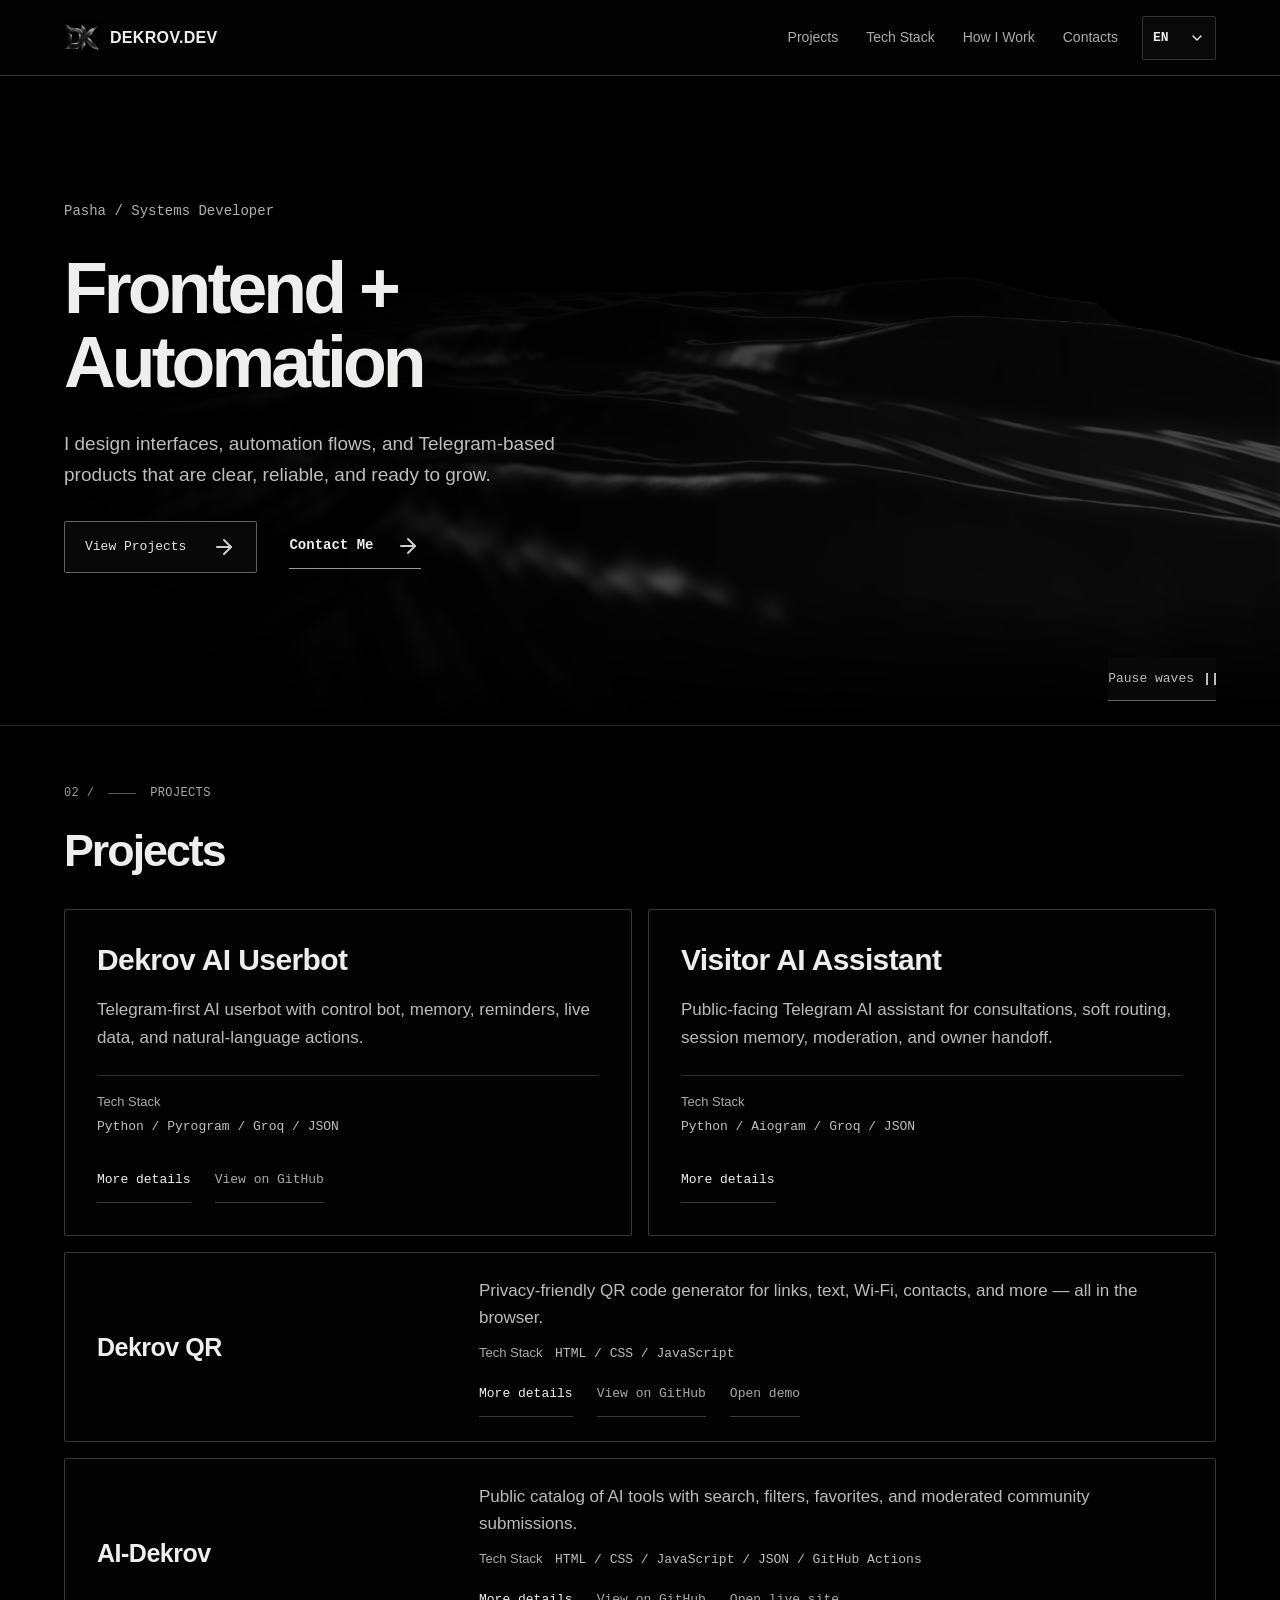
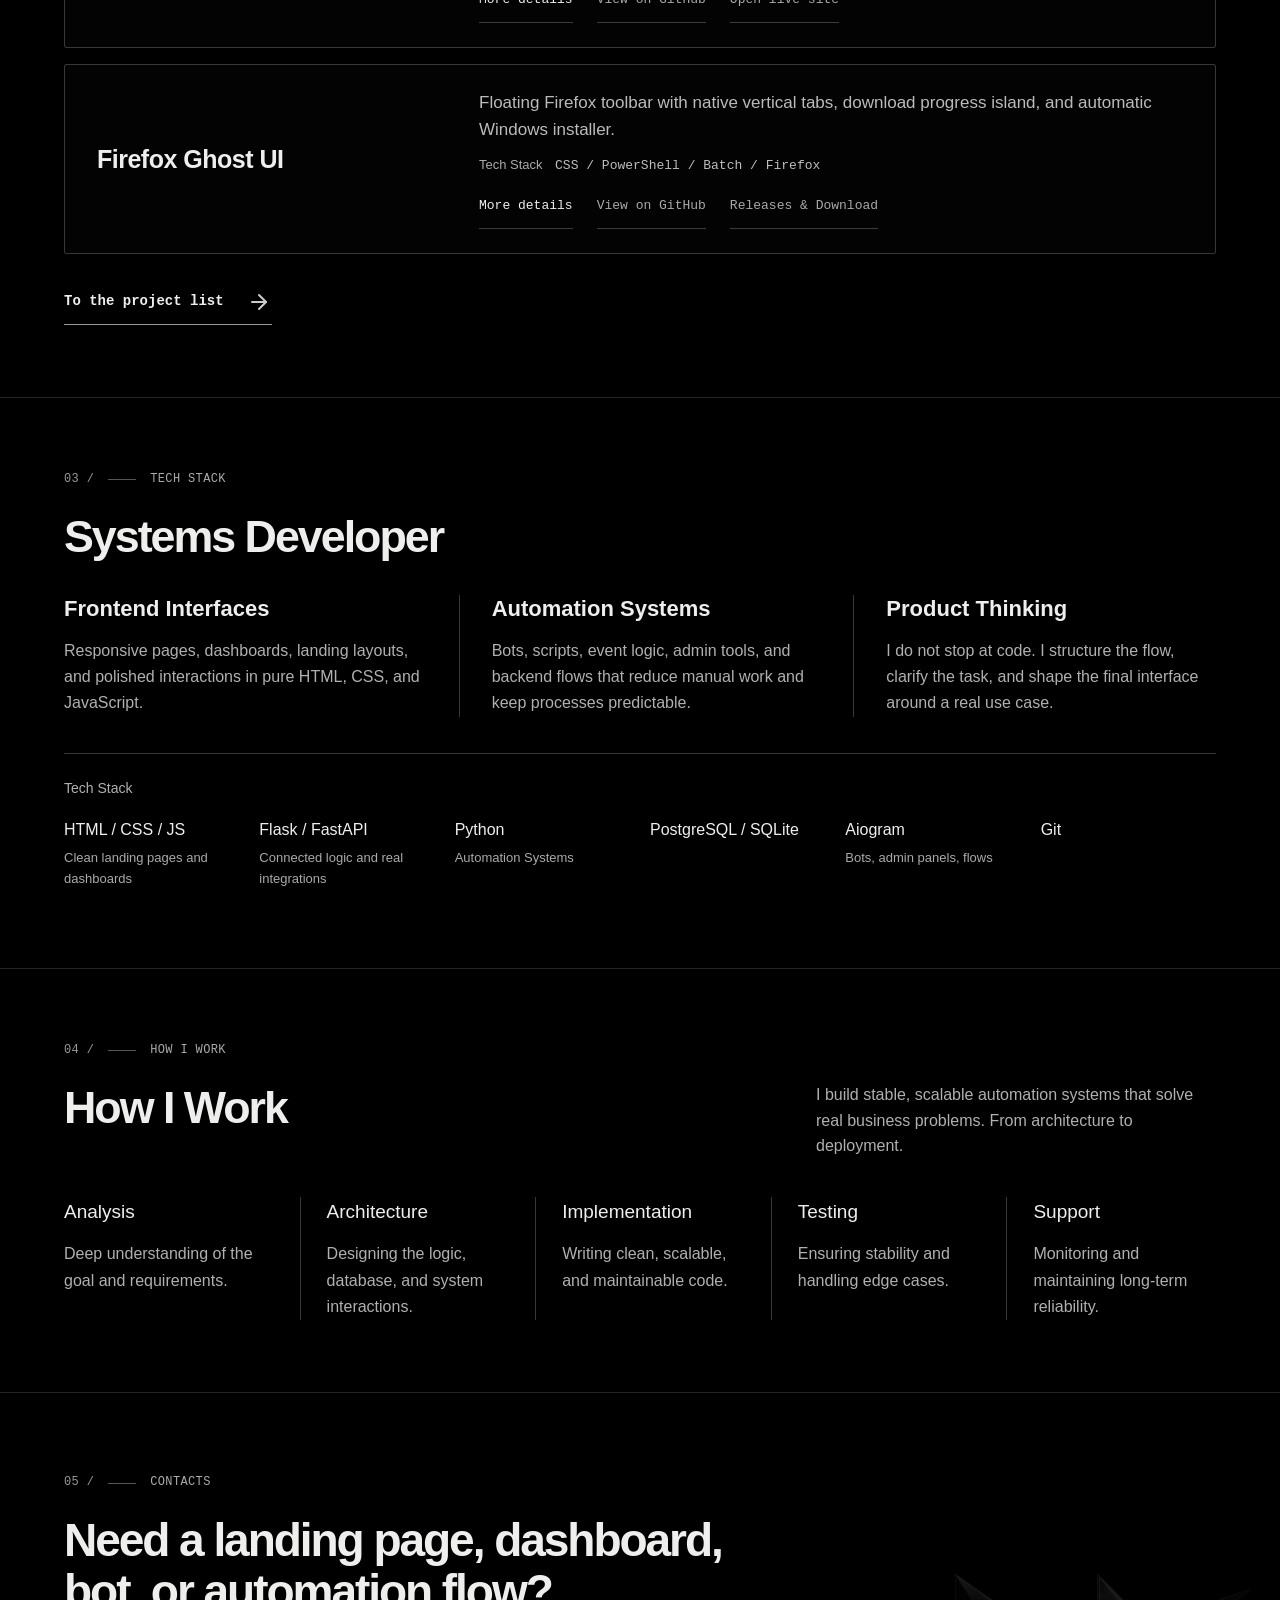
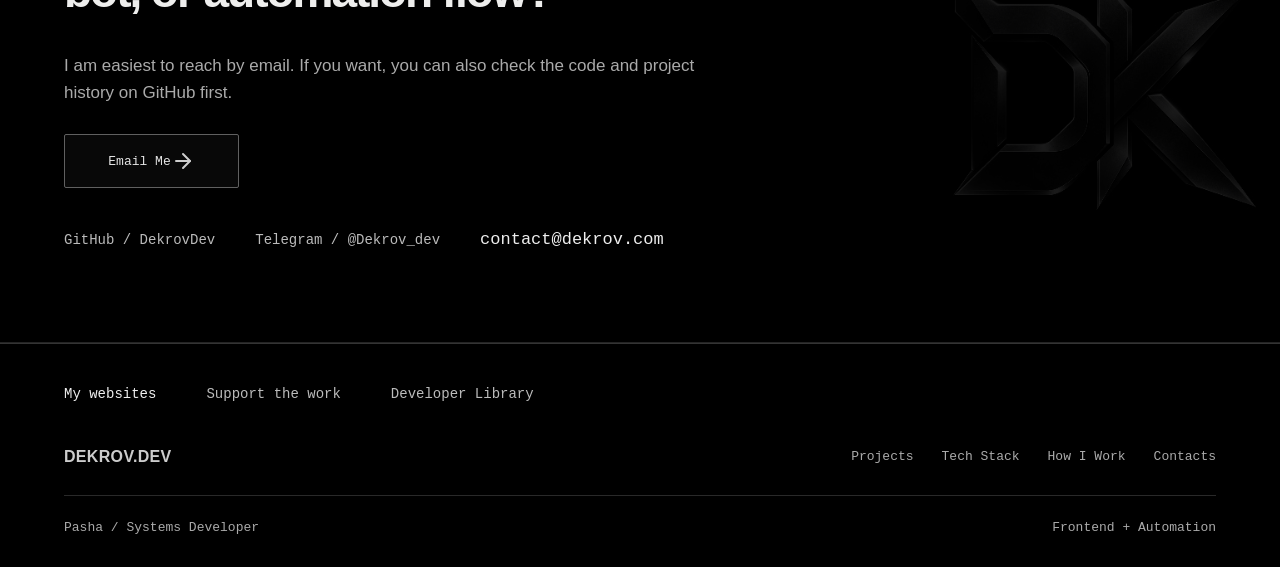
<file: index.html>
<!doctype html>
<html lang="en" data-theme="dark">
<head>


  <meta charset="UTF-8">
  <meta name="viewport" content="width=device-width, initial-scale=1.0">
  <meta name="description" content="Developer portfolio: projects, experience, and contacts.">
  <title>Dekrov.dev | Frontend + Automation</title>
  <link rel="icon" type="image/png" href="assets/favicon-dk.png?v=20261006-dk">
  <link rel="apple-touch-icon" href="assets/favicon-dk.png?v=20261006-dk">



  <link rel="stylesheet" href="style.css?v=20260915">

<link rel="stylesheet" href="monochrome.css?v=20261009-startup26">
<link rel="stylesheet" href="assets/editorial.css?v=20261009-startup26">
<noscript><style>.wave-background .wave-image { opacity: 1; }</style></noscript>
</head>
<body class="mono-home">
<a class="skip-link" href="#main-content" data-i18n="ui-skip-main">Skip to content</a>
  <div class="bg-orb orb-1" aria-hidden="true"></div>
  <div class="bg-orb orb-2" aria-hidden="true"></div>
  <div class="bg-grid" aria-hidden="true"></div>

  <header class="site-header">
  <div class="brand-signature">
    <a class="brand" href="#hero"><span class="brand-mark" aria-hidden="true"><img src="assets/favicon-dk.png" width="36" height="36" alt=""><svg class="brand-sheen" viewBox="0 0 400 400" aria-hidden="true" focusable="false"><defs><mask id="dk-metal-mask" maskUnits="userSpaceOnUse" x="0" y="0" width="400" height="400"><image href="assets/favicon-dk.png" width="400" height="400"/></mask><linearGradient id="dk-silver" x1="0" x2="1"><stop offset="0" stop-color="white" stop-opacity="0"/><stop offset=".5" stop-color="white" stop-opacity=".85"/><stop offset="1" stop-color="white" stop-opacity="0"/></linearGradient></defs><g mask="url(#dk-metal-mask)"><rect class="dk-glint" x="0" y="-50" width="150" height="500" fill="url(#dk-silver)"/></g></svg></span><span>Dekrov.dev</span></a>
    <div class="brand-role"><span class="" data-i18n="hero-name">Systems Developer</span><span class="signature-focus"> / <span class="" data-i18n="hero-panel-title">Frontend + Automation</span></span></div>
  </div>
  <nav class="desktop-nav" aria-label="Primary navigation">
      <a href="#projects"><span class="" data-i18n="nav-projects">Projects</span></a>
      <a href="#tech-stack"><span class="" data-i18n="tech-title">Tech Stack</span></a>
      <a href="#workflow"><span class="" data-i18n="flow-title">How I Work</span></a>
      <a href="#contacts"><span class="" data-i18n="nav-contacts">Contacts</span></a>
    </nav>
  <div class="header-actions"><div class="header-language">
              <div class="lang-dropdown">
                <button class="lang-btn" id="lang-btn" aria-controls="lang-options" type="button" aria-label="Select language" aria-expanded="false">
                  <span class="lang-current" id="lang-current">EN</span>
                  <svg class="lang-arrow" xmlns="http://www.w3.org/2000/svg" width="16" height="16" viewBox="0 0 24 24" fill="none" stroke="currentColor" stroke-width="2" stroke-linecap="round" stroke-linejoin="round">
                    <polyline points="6 9 12 15 18 9"></polyline>
                  </svg>
                </button>
                <div class="lang-options" id="lang-options">
                  <button class="lang-option" data-value="en">English</button>
                  <button class="lang-option" data-value="uk">Українська</button>
                  <button class="lang-option" data-value="ru">Русский</button>
                  <button class="lang-option" data-value="it">Italiano</button>
                  <button class="lang-option" data-value="de">Deutsch</button>
                  <button class="lang-option" data-value="fr">Français</button>
                  <button class="lang-option" data-value="zh">中文</button>
                </div>
              </div>
            </div><div class="menu-wrapper">
    <button class="menu-toggle" id="menu-btn" type="button" aria-label="Toggle menu" data-i18n-aria-label="menu-toggle-label" aria-controls="menu-overlay" aria-expanded="false"><span></span><span></span><span></span></button>
    <div class="menu-overlay" id="menu-overlay" inert aria-hidden="true"><div class="menu-card"><nav class="mobile-nav">
      <a href="#projects" data-i18n="nav-projects">Projects</a>
      <a href="#tech-stack" data-i18n="tech-title">Tech Stack</a>
      <a href="#workflow" data-i18n="flow-title">How I Work</a>
      <a href="#contacts" data-i18n="nav-contacts">Contacts</a>


    </nav></div></div>
  </div></div>
</header>

  <main id="main-content" tabindex="-1">
  <section id="hero" class="hero">
    <div class="wave-background" aria-hidden="true">
      <img class="wave-image" src="assets/graphite-waves.png" width="1774" height="887" alt="" fetchpriority="high" decoding="async">
      <canvas class="wave-canvas"></canvas>
    </div>
    <div class="container"><div class="hero-copy">
      <p class="hero-identity"><span data-i18n="hero-eyebrow">Pasha</span> / <span data-i18n="hero-name">Systems Developer</span></p>
      <h1 data-i18n="hero-panel-title">Frontend + Automation</h1>
      <p class="tagline" data-i18n="hero-support">I design interfaces, automation flows, and Telegram-based products that are clear, reliable, and ready to grow.</p>
      <div class="hero-actions">
        <a class="btn-primary" href="#projects"><span class="" data-i18n="hero-btn">View Projects</span><img class="mono-icon " src="assets/icons/arrow-right.svg" width="24" height="24" alt="" aria-hidden="true"></a>
        <a class="text-link" href="#contacts"><span class="" data-i18n="hero-contact-btn">Contact Me</span><img class="mono-icon " src="assets/icons/arrow-right.svg" width="24" height="24" alt="" aria-hidden="true"></a>
      </div>
    </div></div>
    <button class="wave-control" type="button" id="wave-control" aria-pressed="false" hidden><span id="wave-control-label" aria-live="polite">Pause waves</span><span class="wave-control-symbol" aria-hidden="true"></span></button>
  </section>
  <section id="projects" class="home-section"><div class="container reveal">
    <p class="section-label"><span class="section-index">02 /</span><span data-i18n="nav-projects">Projects</span></p>
    <h2 data-i18n="nav-projects">Projects</h2>
    <div class="project-list"><article class="project-row">
      <div class="project-heading"><h3 id="home-project-1"><a href="projects/AI.Userbot/project-ai-userbot.html"><span class="" data-i18n="proj-name-2">Dekrov AI Userbot</span></a></h3></div>
      <div class="project-summary"><p class="" data-i18n="proj-desc-2">Telegram-first AI userbot with control bot, memory, reminders, live data, and natural-language actions.</p><div class="project-stack"><span data-i18n="tech-title">Tech Stack</span> <span class="project-kind">Python / Pyrogram / Groq / JSON</span></div></div>
    <div class="project-evidence"><a href="projects/AI.Userbot/project-ai-userbot.html" aria-labelledby="home-action-1-proj-more home-project-1"><span id="home-action-1-proj-more" data-i18n="proj-more">More details</span></a><a href="https://github.com/DekrovDev/dekrov-ai-userbot-public/" target="_blank" rel="noreferrer noopener" aria-labelledby="home-action-1-proj-github home-project-1"><span id="home-action-1-proj-github" data-i18n="proj-github">View on GitHub</span></a></div></article><article class="project-row">
      <div class="project-heading"><h3 id="home-project-2"><a href="projects/Visitor/project-visitor-ai.html"><span class="" data-i18n="proj-name-3">Visitor AI Assistant</span></a></h3></div>
      <div class="project-summary"><p class="" data-i18n="proj-desc-3">Public-facing Telegram AI assistant for consultations, soft routing, session memory, moderation, and owner handoff.</p><div class="project-stack"><span data-i18n="tech-title">Tech Stack</span> <span class="project-kind">Python / Aiogram / Groq / JSON</span></div></div>
    <div class="project-evidence"><a href="projects/Visitor/project-visitor-ai.html" aria-labelledby="home-action-2-proj-more home-project-2"><span id="home-action-2-proj-more" data-i18n="proj-more">More details</span></a></div></article><article class="project-row">
      <div class="project-heading"><h3 id="home-project-3"><a href="projects/QR/project-dekrov-qr.html"><span class="" data-i18n="proj-name-4">Dekrov QR</span></a></h3></div>
      <div class="project-summary"><p class="" data-i18n="proj-desc-4">Privacy-friendly QR code generator for links, text, Wi-Fi, contacts, and more — all in the browser.</p><div class="project-stack"><span data-i18n="tech-title">Tech Stack</span> <span class="project-kind">HTML / CSS / JavaScript</span></div></div>
    <div class="project-evidence"><a href="projects/QR/project-dekrov-qr.html" aria-labelledby="home-action-3-proj-more home-project-3"><span id="home-action-3-proj-more" data-i18n="proj-more">More details</span></a><a href="https://github.com/DekrovDev/dekrov-qr" target="_blank" rel="noreferrer noopener" aria-labelledby="home-action-3-proj-github home-project-3"><span id="home-action-3-proj-github" data-i18n="proj-github">View on GitHub</span></a><a href="https://dekrovdev.github.io/dekrov-qr/" target="_blank" rel="noreferrer noopener" aria-labelledby="home-action-3-qr-demo home-project-3"><span id="home-action-3-qr-demo" data-i18n="qr-demo">Open demo</span></a></div></article><article class="project-row">
      <div class="project-heading"><h3 id="home-project-4"><a href="projects/AI.Tools/project-ai-tools.html"><span class="" data-i18n="proj-name-5">AI-Dekrov</span></a></h3></div>
      <div class="project-summary"><p class="" data-i18n="proj-desc-5">Public catalog of AI tools with search, filters, favorites, and moderated community submissions.</p><div class="project-stack"><span data-i18n="tech-title">Tech Stack</span> <span class="project-kind">HTML / CSS / JavaScript / JSON / GitHub Actions</span></div></div>
    <div class="project-evidence"><a href="projects/AI.Tools/project-ai-tools.html" aria-labelledby="home-action-4-proj-more home-project-4"><span id="home-action-4-proj-more" data-i18n="proj-more">More details</span></a><a href="https://github.com/DekrovDev/AI-tools-Dekrov" target="_blank" rel="noreferrer noopener" aria-labelledby="home-action-4-proj-github home-project-4"><span id="home-action-4-proj-github" data-i18n="proj-github">View on GitHub</span></a><a href="https://ai.dekrov.com" target="_blank" rel="noreferrer noopener" aria-labelledby="home-action-4-ait-demo home-project-4"><span id="home-action-4-ait-demo" data-i18n="ait-demo">Open live site</span></a></div></article><article class="project-row">
      <div class="project-heading"><h3 id="home-project-5"><a href="projects/Firefox.Ghost.UI/project-firefox-ghost-ui.html"><span class="" data-i18n="proj-name-6">Firefox Ghost UI</span></a></h3></div>
      <div class="project-summary"><p class="" data-i18n="proj-desc-6">Floating Firefox toolbar with native vertical tabs, download progress island, and automatic Windows installer.</p><div class="project-stack"><span data-i18n="tech-title">Tech Stack</span> <span class="project-kind">CSS / PowerShell / Batch / Firefox</span></div></div>
    <div class="project-evidence"><a href="projects/Firefox.Ghost.UI/project-firefox-ghost-ui.html" aria-labelledby="home-action-5-proj-more home-project-5"><span id="home-action-5-proj-more" data-i18n="proj-more">More details</span></a><a href="https://github.com/DekrovDev/firefox-ghost-ui" target="_blank" rel="noreferrer noopener" aria-labelledby="home-action-5-proj-github home-project-5"><span id="home-action-5-proj-github" data-i18n="proj-github">View on GitHub</span></a><a href="https://github.com/DekrovDev/firefox-ghost-ui/releases" target="_blank" rel="noreferrer noopener" aria-labelledby="home-action-5-fg-download home-project-5"><span id="home-action-5-fg-download" data-i18n="fg-download">Releases & Download</span></a></div></article></div>
<div class="project-list-link"><a class="text-link" href="projects.html"><span class="" data-i18n="view-all-projects">To the project list</span><img class="mono-icon" src="assets/icons/arrow-right.svg" width="24" height="24" alt="" aria-hidden="true"></a></div>
  </div></section>
  <section id="tech-stack" class="home-section"><div class="container reveal">
    <p class="section-label"><span class="section-index">03 /</span><span class="" data-i18n="tech-title">Tech Stack</span></p>
    <div class="about-layout">
      <div class="about-copy">
        <h2 class="" data-i18n="hero-name">Systems Developer</h2>
        <div class="specialty-notes"><div class="specialty-note"><h3 class="" data-i18n="specialty-1-title">Frontend Interfaces</h3><p class="" data-i18n="specialty-1-text">Responsive pages, dashboards, landing layouts, and polished interactions in pure HTML, CSS, and JavaScript.</p></div><div class="specialty-note"><h3 class="" data-i18n="specialty-2-title">Automation Systems</h3><p class="" data-i18n="specialty-2-text">Bots, scripts, event logic, admin tools, and backend flows that reduce manual work and keep processes predictable.</p></div><div class="specialty-note"><h3 class="" data-i18n="specialty-3-title">Product Thinking</h3><p class="" data-i18n="specialty-3-text">I do not stop at code. I structure the flow, clarify the task, and shape the final interface around a real use case.</p></div></div>
      </div>
      <div class="toolkit"><h3 class="" data-i18n="tech-title">Tech Stack</h3><div class="toolkit-grid"><a class="toolkit-item" href="projects/What_is/tech.html?id=frontend&amp;from=main"><div><strong>HTML / CSS / JS</strong><span class="" data-i18n="hero-metric-ui-label">Clean landing pages and dashboards</span></div>
</a><a class="toolkit-item" href="projects/What_is/tech.html?id=flask&amp;from=main"><div><strong>Flask / FastAPI</strong><span class="" data-i18n="hero-metric-api-label">Connected logic and real integrations</span></div>
</a><a class="toolkit-item" href="projects/What_is/tech.html?id=python&amp;from=main"><div><strong>Python</strong><span class="" data-i18n="specialty-2-title">Automation Systems</span></div>
</a><a class="toolkit-item" href="projects/What_is/tech.html?id=postgres&amp;from=main"><div><strong>PostgreSQL / SQLite</strong></div>
</a><a class="toolkit-item" href="projects/What_is/tech.html?id=aiogram&amp;from=main"><div><strong>Aiogram</strong><span class="" data-i18n="hero-metric-tg-label">Bots, admin panels, flows</span></div>
</a><a class="toolkit-item" href="projects/What_is/tech.html?id=git&amp;from=main"><div><strong>Git</strong></div>
</a></div></div>
    </div>
  </div></section>
  <section id="workflow" class="home-section"><div class="container reveal">
    <p class="section-label"><span class="section-index">04 /</span><span class="" data-i18n="flow-title">How I Work</span></p>
    <div class="process-heading"><h2 class="" data-i18n="flow-title">How I Work</h2><p class="" data-i18n="hero-tagline">I build stable, scalable automation systems that solve real business problems. From architecture to deployment.</p></div>
    <div class="process-grid"><article class="process-step"><h3 class="" data-i18n="flow-1-title">Analysis</h3><p class="" data-i18n="flow-1-desc">Deep understanding of the goal and requirements.</p></article><article class="process-step"><h3 class="" data-i18n="flow-2-title">Architecture</h3><p class="" data-i18n="flow-2-desc">Designing the logic, database, and system interactions.</p></article><article class="process-step"><h3 class="" data-i18n="flow-3-title">Implementation</h3><p class="" data-i18n="flow-3-desc">Writing clean, scalable, and maintainable code.</p></article><article class="process-step"><h3 class="" data-i18n="flow-4-title">Testing</h3><p class="" data-i18n="flow-4-desc">Ensuring stability and handling edge cases.</p></article><article class="process-step"><h3 class="" data-i18n="flow-5-title">Support</h3><p class="" data-i18n="flow-5-desc">Monitoring and maintaining long-term reliability.</p></article></div>
  </div></section>
  <section id="contacts" class="home-section"><div class="contact-emblem" aria-hidden="true"><img src="assets/favicon-dk.png" width="400" height="400" alt="" loading="lazy"></div><div class="container reveal">
    <p class="section-label"><span class="section-index">05 /</span><span class="" data-i18n="cont-title">Contacts</span></p>
    <div class="contact-top"><div>
      <h2 class="" data-i18n="cont-cta-title">Need a landing page, dashboard, bot, or automation flow?</h2>
      <p class="" data-i18n="cont-cta-text">I am easiest to reach by email. If you want, you can also check the code and project history on GitHub first.</p>
    </div><a class="btn-primary" href="mailto:contact@dekrov.com"><span class="" data-i18n="cont-cta-btn">Email Me</span><img class="mono-icon " src="assets/icons/arrow-right.svg" width="24" height="24" alt="" aria-hidden="true"></a></div>
    <div class="contact-links">
      <a href="https://github.com/DekrovDev" target="_blank" rel="noreferrer noopener">GitHub / DekrovDev</a>
      <a href="https://t.me/Dekrov_dev" target="_blank" rel="noreferrer noopener">Telegram / @Dekrov_dev</a>
      <a href="mailto:contact@dekrov.com">contact@dekrov.com</a>
    </div>
  </div></section>
</main>
<footer class="site-footer"><div class="container">
      <nav class="resource-links" aria-label="Resources">
      <a href="sites.html"><span class="" data-i18n="sites-card-title">My websites</span></a>
      <a href="projects/donate/Donate.html"><span class="" data-i18n="view-donate">Support the work</span></a>
      <a href="projects/tools/library.tools.html"><span class="" data-i18n="lib-title">Developer Library</span></a>
    </nav>
  <div class="footer-top"><a class="brand" href="#hero">Dekrov.dev</a><nav class="footer-nav" aria-label="Footer navigation">
      <a href="#projects"><span class="" data-i18n="nav-projects">Projects</span></a>
      <a href="#tech-stack"><span class="" data-i18n="tech-title">Tech Stack</span></a>
      <a href="#workflow"><span class="" data-i18n="flow-title">How I Work</span></a>
      <a href="#contacts"><span class="" data-i18n="nav-contacts">Contacts</span></a>
    </nav></div>
  <div class="footer-bottom"><span><span class="" data-i18n="hero-eyebrow">Pasha</span> / <span class="" data-i18n="hero-name">Systems Developer</span></span><span><span class="" data-i18n="hero-panel-title">Frontend + Automation</span></span></div>
</div></footer>

 <script src="scripts.js?v=20261009-water25"></script>
<script src="assets/waves-surface.js?v=20261009-startup26" defer></script>
<script src="assets/micro-motion.js?v=20261008-review18"></script>
</body>
</html>
</file>
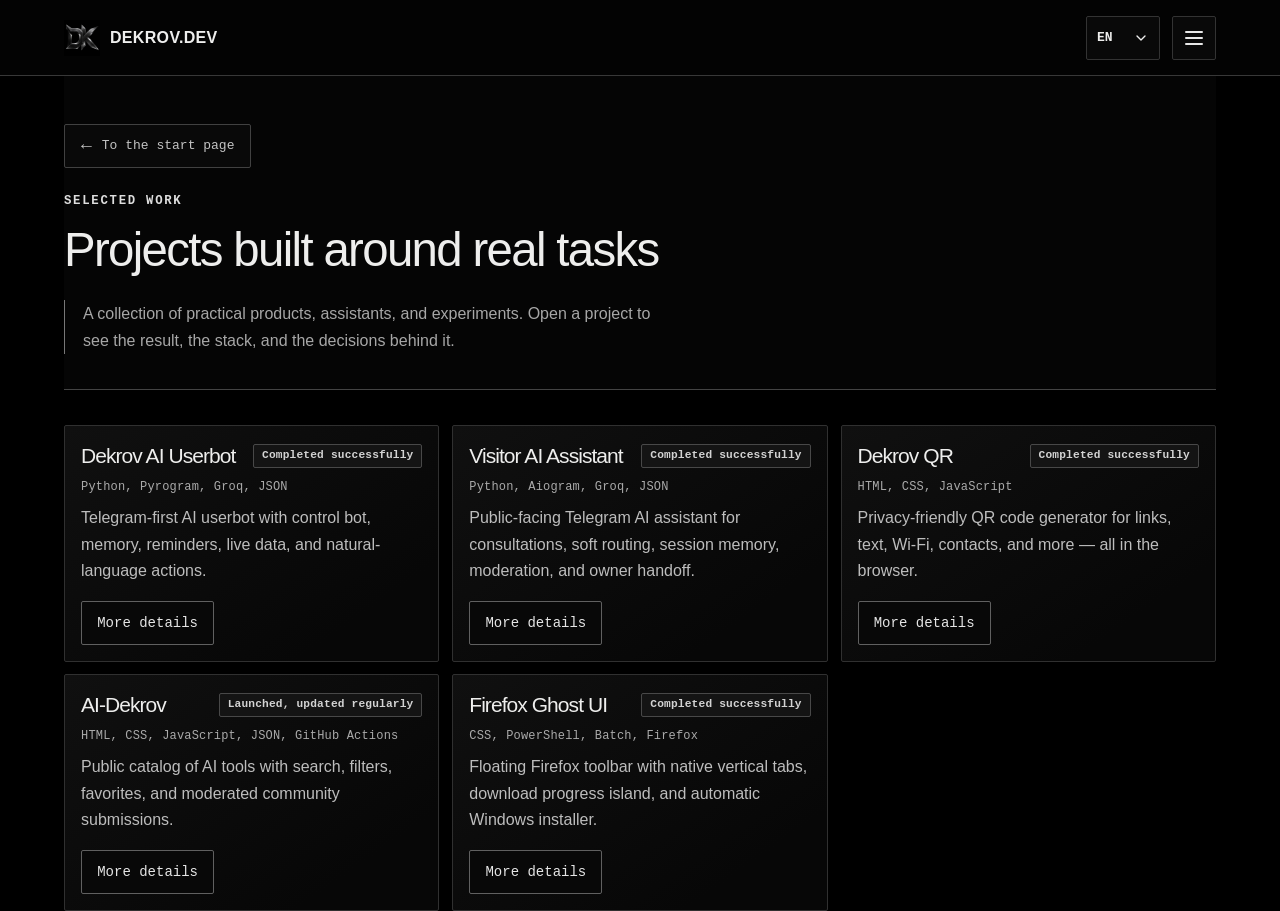
<file: projects.html>
<!doctype html>
<html lang="en" data-theme="dark">
<head>
    <!-- Google tag (gtag.js) -->


    <meta charset="UTF-8">
    <meta name="viewport" content="width=device-width, initial-scale=1.0">
    <title>Projects | Dekrov.dev</title>
    <link rel="icon" type="image/png" href="assets/favicon-dk.png?v=20261006-dk">
    <link rel="apple-touch-icon" href="assets/favicon-dk.png?v=20261006-dk">
    <link rel="stylesheet" href="style.css?v=20260915">

<link rel="stylesheet" href="monochrome.css?v=20261007-bevel15">
<link rel="stylesheet" href="assets/editorial.css?v=20261008-audit22">
</head>
<body>
<a class="skip-link" href="#main-content" data-i18n="ui-skip-main">Skip to content</a>
    <div class="bg-orb orb-1" aria-hidden="true"></div>
    <div class="bg-grid" aria-hidden="true"></div>

    <header class="site-header container">
        <a class="brand" href="index.html#hero"><span class="brand-mark" aria-hidden="true"><img src="assets/favicon-dk.png" width="36" height="36" alt=""><svg class="brand-sheen" viewBox="0 0 400 400" aria-hidden="true" focusable="false"><defs><mask id="dk-metal-mask" maskUnits="userSpaceOnUse" x="0" y="0" width="400" height="400"><image href="assets/favicon-dk.png" width="400" height="400"/></mask><linearGradient id="dk-silver" x1="0" x2="1"><stop offset="0" stop-color="white" stop-opacity="0"/><stop offset=".5" stop-color="white" stop-opacity=".85"/><stop offset="1" stop-color="white" stop-opacity="0"/></linearGradient></defs><g mask="url(#dk-metal-mask)"><rect class="dk-glint" x="0" y="-50" width="150" height="500" fill="url(#dk-silver)"/></g></svg></span><span>Dekrov.dev</span></a>

        <div class="header-actions"><div class="header-language">
                            <div class="lang-dropdown">
                                <button class="lang-btn" id="lang-btn" aria-controls="lang-options" type="button" aria-label="Select language" aria-expanded="false">
                                    <span class="lang-current" id="lang-current">EN</span>
                                    <svg class="lang-arrow" xmlns="http://www.w3.org/2000/svg" width="16" height="16" viewBox="0 0 24 24" fill="none" stroke="currentColor" stroke-width="2" stroke-linecap="round" stroke-linejoin="round">
                                        <polyline points="6 9 12 15 18 9"></polyline>
                                    </svg>
                                </button>
                                <div class="lang-options" id="lang-options">
                                    <button class="lang-option" data-value="en">English</button>
                                    <button class="lang-option" data-value="uk">Українська</button>
                                    <button class="lang-option" data-value="ru">Русский</button>
                                    <button class="lang-option" data-value="it">Italiano</button>
                                    <button class="lang-option" data-value="de">Deutsch</button>
                                    <button class="lang-option" data-value="fr">Français</button>
                                    <button class="lang-option" data-value="zh">中文</button>
                                </div>
                            </div>
                        </div>


            <div class="menu-wrapper">
                <button class="menu-toggle" id="menu-btn" aria-label="Toggle Menu" data-i18n-aria-label="menu-toggle-label">
                    <span></span>
                    <span></span>
                    <span></span>
                </button>
            <div class="menu-overlay" id="menu-overlay" inert aria-hidden="true">
                <div class="menu-card">
                    <nav class="mobile-nav">
                        <a href="index.html#projects" data-i18n="nav-projects">Projects</a>
                        <a href="index.html#contacts" data-i18n="nav-contacts">Contacts</a>
                        <a href="index.html" data-i18n="nav-all-projects">Home</a>

                    </nav>
                </div>
            </div>
        </div>
        </div>
    </header>

    <main class="container" id="main-content" tabindex="-1">
        <section class="project-index-hero">
            <a href="index.html" class="back-link" data-i18n="back-to-home">To home</a>
            <p class="eyebrow project-index-hero-eyebrow" data-i18n="all-projects-eyebrow">Selected work</p>
            <h1 data-i18n="all-projects-title">Projects built around real tasks</h1>
            <p class="project-index-hero-intro" data-i18n="all-projects-intro">A collection of practical products, assistants, and experiments. Open a project to see the decisions behind the result.</p>
        </section>

        <div class="architecture-grid">
            <article class="glass-card architecture-card" data-project-index="01">
                <div class="project-meta" style="margin-bottom: 0.5rem;">
                    <h2 id="project-name-01" data-i18n="proj-name-2" style="font-size: 1.1rem; margin: 0;">Dekrov AI Userbot</h2>
                    <span class="status completed" data-i18n="proj-status-2" style="font-size: 0.7rem; padding: 2px 8px;">Completed successfully</span>
                </div>

                <p class="project-tech" style="font-size: 0.85rem; margin-bottom: 0.5rem;">
                    Python, Pyrogram, Groq, JSON
                </p>

                <p style="font-size: 0.9rem; line-height: 1.4; margin-bottom: 1rem;" data-i18n="proj-desc-2">
                    Telegram-first AI userbot with control bot, memory, reminders, live data, and natural-language actions.
                </p>

                <a id="project-details-01" aria-labelledby="project-name-01 project-details-01" class="project-link" href="projects/AI.Userbot/project-ai-userbot.html" data-i18n="proj-more" style="font-size: 0.85rem; margin-top: auto;">Details</a>
            </article>

            <article class="glass-card architecture-card" data-project-index="02">
                <div class="project-meta" style="margin-bottom: 0.5rem;">
                    <h2 id="project-name-02" data-i18n="proj-name-3" style="font-size: 1.1rem; margin: 0;">Visitor AI Assistant</h2>
                    <span class="status completed" data-i18n="proj-status-3" style="font-size: 0.7rem; padding: 2px 8px;">Completed successfully</span>
                </div>

                <p class="project-tech" style="font-size: 0.85rem; margin-bottom: 0.5rem;">
                    Python, Aiogram, Groq, JSON
                </p>

                <p style="font-size: 0.9rem; line-height: 1.4; margin-bottom: 1rem;" data-i18n="proj-desc-3">
                    Public-facing Telegram AI assistant for consultations, soft routing, session memory, moderation, and owner handoff.
                </p>

                <a id="project-details-02" aria-labelledby="project-name-02 project-details-02" class="project-link" href="projects/Visitor/project-visitor-ai.html" data-i18n="proj-more" style="font-size: 0.85rem; margin-top: auto;">Details</a>
            </article>

            <article class="glass-card architecture-card" data-project-index="03">
                <div class="project-meta" style="margin-bottom: 0.5rem;">
                    <h2 id="project-name-03" data-i18n="proj-name-4" style="font-size: 1.1rem; margin: 0;">Dekrov QR</h2>
                    <span class="status completed" data-i18n="proj-status-4" style="font-size: 0.7rem; padding: 2px 8px;">Completed successfully</span>
                </div>

                <p class="project-tech" style="font-size: 0.85rem; margin-bottom: 0.5rem;">
                    HTML, CSS, JavaScript
                </p>

                <p style="font-size: 0.9rem; line-height: 1.4; margin-bottom: 1rem;" data-i18n="proj-desc-4">
                    Privacy-friendly QR code generator for links, text, Wi-Fi, contacts, and more — all in the browser.
                </p>

                <a id="project-details-03" aria-labelledby="project-name-03 project-details-03" class="project-link" href="projects/QR/project-dekrov-qr.html" data-i18n="proj-more" style="font-size: 0.85rem; margin-top: auto;">Details</a>
            </article>

            <article class="glass-card architecture-card" data-project-index="04">
                <div class="project-meta" style="margin-bottom: 0.5rem;">
                    <h2 id="project-name-04" data-i18n="proj-name-5" style="font-size: 1.1rem; margin: 0;">AI-Dekrov</h2>
                    <span class="status completed" data-i18n="ait-status" style="font-size: 0.7rem; padding: 2px 8px;">Launched</span>
                </div>

                <p class="project-tech" style="font-size: 0.85rem; margin-bottom: 0.5rem;">
                    HTML, CSS, JavaScript, JSON, GitHub Actions
                </p>

                <p style="font-size: 0.9rem; line-height: 1.4; margin-bottom: 1rem;" data-i18n="proj-desc-5">
                    Public catalog of AI tools with search, filters, favorites, and moderated community submissions.
                </p>

                <a id="project-details-04" aria-labelledby="project-name-04 project-details-04" class="project-link" href="projects/AI.Tools/project-ai-tools.html" data-i18n="proj-more" style="font-size: 0.85rem; margin-top: auto;">Details</a>
            </article>

            <article class="glass-card architecture-card" data-project-index="05">
                <div class="project-meta" style="margin-bottom: 0.5rem;">
                    <h2 id="project-name-05" data-i18n="proj-name-6" style="font-size: 1.1rem; margin: 0;">Firefox Ghost UI</h2>
                    <span class="status completed" data-i18n="proj-status-6" style="font-size: 0.7rem; padding: 2px 8px;">Completed successfully</span>
                </div>

                <p class="project-tech" style="font-size: 0.85rem; margin-bottom: 0.5rem;">
                    CSS, PowerShell, Batch, Firefox
                </p>

                <p style="font-size: 0.9rem; line-height: 1.4; margin-bottom: 1rem;" data-i18n="proj-desc-6">
                    Floating Firefox toolbar with native vertical tabs, download progress island, and automatic Windows installer.
                </p>

                <a id="project-details-05" aria-labelledby="project-name-05 project-details-05" class="project-link" href="projects/Firefox.Ghost.UI/project-firefox-ghost-ui.html" data-i18n="proj-more" style="font-size: 0.85rem; margin-top: auto;">Details</a>
            </article>
        </div>
    </main>

    <script src="scripts.js?v=20261008-audit22"></script>
  <script src="assets/micro-motion.js?v=20261008-review18"></script>
</body>
</html>
</file>
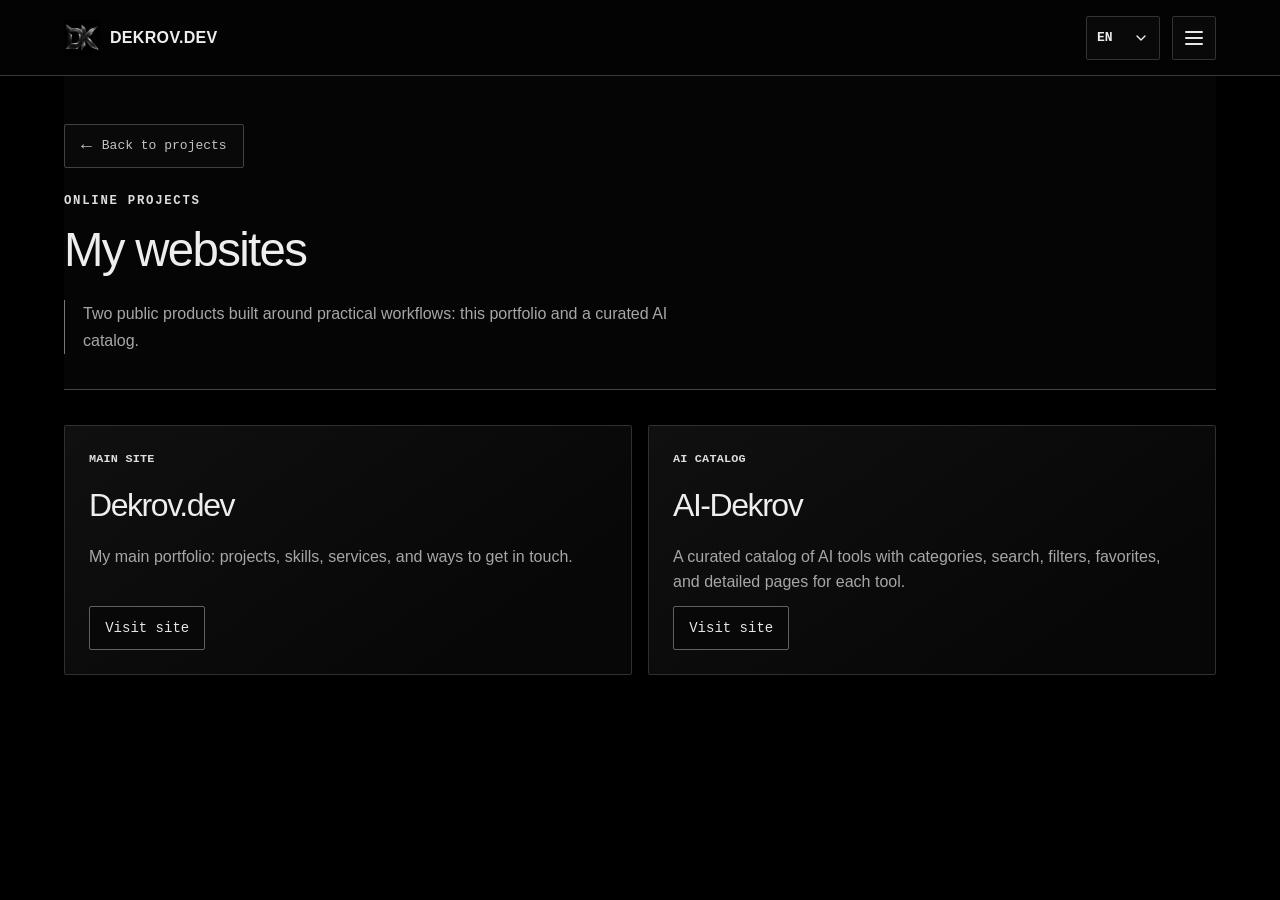
<file: sites.html>
<!doctype html>
<html lang="en" data-theme="dark">
<head>


  <meta charset="UTF-8">
  <meta name="viewport" content="width=device-width, initial-scale=1.0">
  <meta name="description" data-i18n-content="sites-meta-description" content="Public websites by Dekrov: a developer portfolio and a curated AI tools catalog.">
  <title data-i18n="sites-page-title">My websites | Dekrov.dev</title>
  <link rel="icon" type="image/png" href="assets/favicon-dk.png?v=20261006-dk">
  <link rel="apple-touch-icon" href="assets/favicon-dk.png?v=20261006-dk">



  <link rel="stylesheet" href="style.css?v=20260915">

<link rel="stylesheet" href="monochrome.css?v=20261007-bevel15">
<link rel="stylesheet" href="assets/editorial.css?v=20261008-audit22">
</head>
<body>
<a class="skip-link" href="#main-content" data-i18n="ui-skip-main">Skip to content</a>
  <div class="bg-orb orb-1" aria-hidden="true"></div>
  <div class="bg-orb orb-2" aria-hidden="true"></div>
  <div class="bg-grid" aria-hidden="true"></div>

  <header class="site-header container">
    <a class="brand" href="index.html#hero"><span class="brand-mark" aria-hidden="true"><img src="assets/favicon-dk.png" width="36" height="36" alt=""><svg class="brand-sheen" viewBox="0 0 400 400" aria-hidden="true" focusable="false"><defs><mask id="dk-metal-mask" maskUnits="userSpaceOnUse" x="0" y="0" width="400" height="400"><image href="assets/favicon-dk.png" width="400" height="400"/></mask><linearGradient id="dk-silver" x1="0" x2="1"><stop offset="0" stop-color="white" stop-opacity="0"/><stop offset=".5" stop-color="white" stop-opacity=".85"/><stop offset="1" stop-color="white" stop-opacity="0"/></linearGradient></defs><g mask="url(#dk-metal-mask)"><rect class="dk-glint" x="0" y="-50" width="150" height="500" fill="url(#dk-silver)"/></g></svg></span><span>Dekrov.dev</span></a>
    <div class="header-actions"><div class="header-language">
                <div class="lang-dropdown">
                  <button class="lang-btn" id="lang-btn" aria-controls="lang-options" type="button" aria-label="Select language" aria-expanded="false"><span class="lang-current" id="lang-current">EN</span><svg class="lang-arrow" xmlns="http://www.w3.org/2000/svg" width="16" height="16" viewBox="0 0 24 24" fill="none" stroke="currentColor" stroke-width="2" stroke-linecap="round" stroke-linejoin="round"><polyline points="6 9 12 15 18 9"></polyline></svg></button>
                  <div class="lang-options" id="lang-options">
                    <button class="lang-option" data-value="en">English</button>
                    <button class="lang-option" data-value="uk">Українська</button>
                    <button class="lang-option" data-value="ru">Русский</button>
                    <button class="lang-option" data-value="it">Italiano</button>
                    <button class="lang-option" data-value="de">Deutsch</button>
                    <button class="lang-option" data-value="fr">Français</button>
                    <button class="lang-option" data-value="zh">中文</button>
                  </div>
                </div>
              </div>


      <div class="menu-wrapper">
        <button class="menu-toggle" id="menu-btn" aria-label="Toggle menu" data-i18n-aria-label="menu-toggle-label"><span></span><span></span><span></span></button>
        <div class="menu-overlay" id="menu-overlay" inert aria-hidden="true">
          <div class="menu-card">
            <nav class="mobile-nav">
              <a href="index.html#projects" data-i18n="nav-projects">Projects</a>
              <a href="index.html#contacts" data-i18n="nav-contacts">Contacts</a>
              <a href="projects.html" data-i18n="sites-projects-link">All projects</a>

            </nav>
          </div>
        </div>
      </div>
    </div>
  </header>

  <main class="container" id="main-content" tabindex="-1">
    <section class="project-index-hero reveal reveal-fade">
      <a href="index.html#projects" class="back-link" data-i18n="sites-back">Back to home</a>
      <p class="eyebrow project-index-hero-eyebrow" data-i18n="sites-eyebrow">Online projects</p>
      <h1 data-i18n="sites-title">My websites</h1>
      <p class="project-index-hero-intro" data-i18n="sites-intro">Two public products built around practical workflows: this portfolio and a curated AI catalog.</p>
    </section>

    <section class="sites-grid reveal reveal-slide" aria-label="Websites" data-i18n-aria-label="sites-title">
      <article class="glass-card site-card">
        <span class="site-card-kicker" data-i18n="sites-portfolio-kicker">Main site</span>
        <h2 data-i18n="sites-portfolio-title">Dekrov.dev</h2>
        <p data-i18n="sites-portfolio-text">My main portfolio: projects, skills, services, and ways to get in touch.</p>
        <a class="project-link" href="https://dekrov.com" target="_blank" rel="noreferrer noopener" data-i18n="sites-visit">Visit site</a>
      </article>

      <article class="glass-card site-card">
        <span class="site-card-kicker" data-i18n="sites-ai-kicker">AI catalog</span>
        <h2 data-i18n="sites-ai-title">AI-Dekrov</h2>
        <p data-i18n="sites-ai-text">A curated catalog of AI tools with categories, search, filters, favorites, and detailed pages for each tool.</p>
        <a class="project-link" href="https://ai.dekrov.com" target="_blank" rel="noreferrer noopener" data-i18n="sites-visit">Visit site</a>
      </article>
    </section>
  </main>

  <script src="scripts.js?v=20261008-audit22"></script>
  <script src="assets/micro-motion.js?v=20261008-review18"></script>
</body>
</html>
</file>
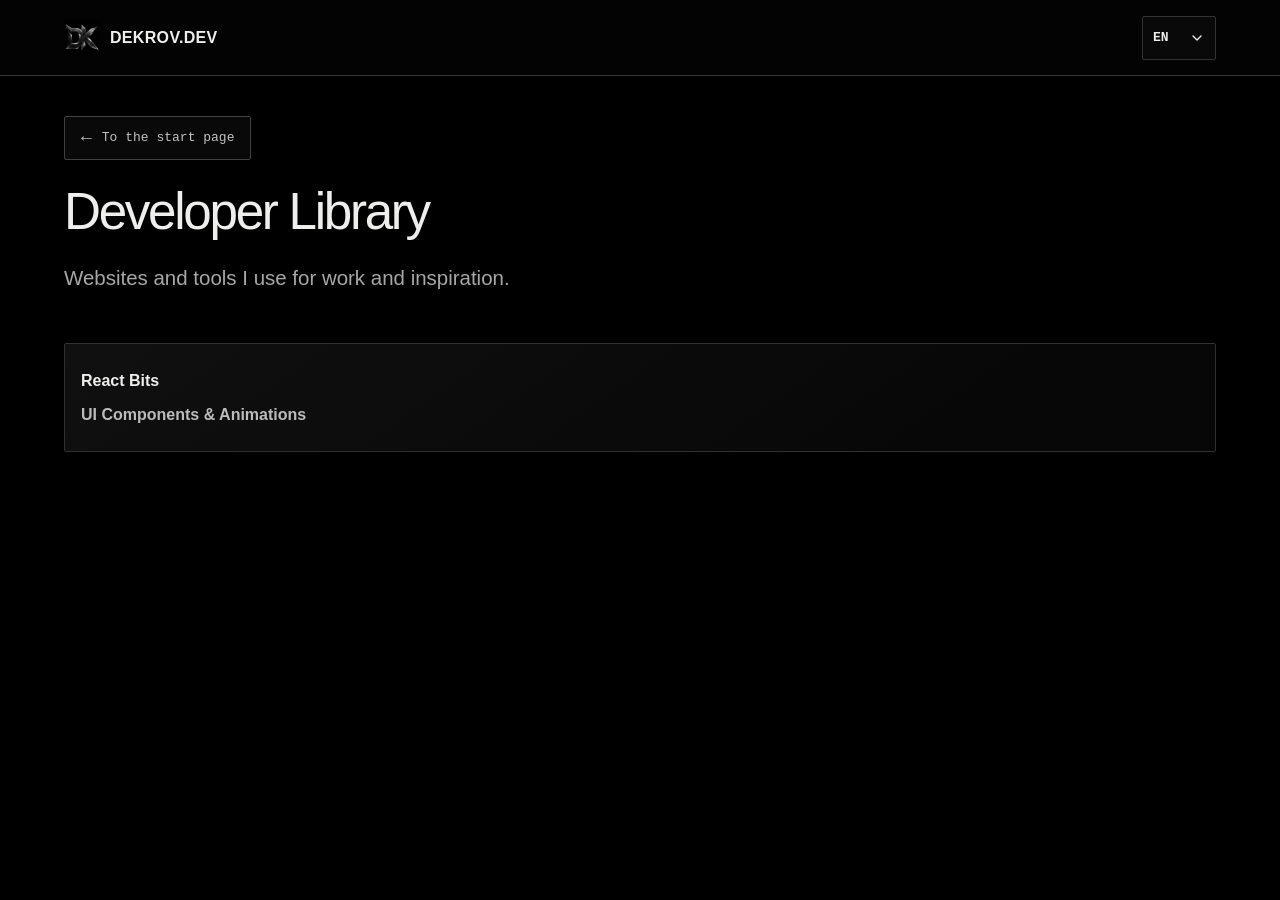
<file: projects/tools/library.tools.html>
<!doctype html>
<html lang="en" data-theme="dark">
<head>
    <meta charset="UTF-8">
    <meta name="viewport" content="width=device-width, initial-scale=1.0">
    <title>Library | Tools & Resources</title>
    <link rel="icon" type="image/png" href="../../assets/favicon-dk.png?v=20261006-dk">
    <link rel="apple-touch-icon" href="../../assets/favicon-dk.png?v=20261006-dk">



    <link rel="stylesheet" href="../../style.css">

<link rel="stylesheet" href="../../monochrome.css?v=20261007-bevel15">
<link rel="stylesheet" href="../../assets/editorial.css?v=20261008-audit22">
</head>
<body class="library-page">
<a class="skip-link" href="#main-content" data-i18n="ui-skip-main">Skip to content</a>
    <div class="bg-orb orb-1" aria-hidden="true"></div>
    <div class="bg-grid" aria-hidden="true"></div>

    <header class="site-header container">
    <a class="brand" href="../../index.html"><span class="brand-mark" aria-hidden="true"><img src="../../assets/favicon-dk.png" width="36" height="36" alt=""><svg class="brand-sheen" viewBox="0 0 400 400" aria-hidden="true" focusable="false"><defs><mask id="dk-metal-mask" maskUnits="userSpaceOnUse" x="0" y="0" width="400" height="400"><image href="../../assets/favicon-dk.png" width="400" height="400"/></mask><linearGradient id="dk-silver" x1="0" x2="1"><stop offset="0" stop-color="white" stop-opacity="0"/><stop offset=".5" stop-color="white" stop-opacity=".85"/><stop offset="1" stop-color="white" stop-opacity="0"/></linearGradient></defs><g mask="url(#dk-metal-mask)"><rect class="dk-glint" x="0" y="-50" width="150" height="500" fill="url(#dk-silver)"/></g></svg></span><span>Dekrov.dev</span></a>
    <div class="header-actions"><div class="header-language">
              <div class="lang-dropdown">
                <button class="lang-btn" id="lang-btn" aria-controls="lang-options" type="button" aria-label="Select language" aria-expanded="false">
                  <span class="lang-current" id="lang-current">EN</span>
                  <svg class="lang-arrow" xmlns="http://www.w3.org/2000/svg" width="16" height="16" viewBox="0 0 24 24" fill="none" stroke="currentColor" stroke-width="2" stroke-linecap="round" stroke-linejoin="round">
                    <polyline points="6 9 12 15 18 9"></polyline>
                  </svg>
                </button>
                <div class="lang-options" id="lang-options">
                  <button class="lang-option" data-value="en">English</button>
                  <button class="lang-option" data-value="uk">Українська</button>
                  <button class="lang-option" data-value="ru">Русский</button>
                  <button class="lang-option" data-value="it">Italiano</button>
                  <button class="lang-option" data-value="de">Deutsch</button>
                  <button class="lang-option" data-value="fr">Français</button>
                  <button class="lang-option" data-value="zh">中文</button>
                </div>
              </div>
            </div></div>
    </header>

    <main class="container section reveal-fade" id="main-content" tabindex="-1">
    <a class="back-link" href="../../index.html" data-i18n="back-to-home">To home</a>
    <h1 data-i18n="lib-title">Developer Library</h1>
    <p class="tagline" data-i18n="lib-tagline">Websites and tools I use for work and inspiration.</p>

    <div class="tech-grid" style="margin-top: 3rem;">

        <a href="https://reactbits.dev" target="_blank" rel="noopener" class="glass-card tech-card">
        <span class="tech-name">React Bits</span>
        <p data-i18n="ui-library-category">UI Components &amp; Animations</p>
        </a>

    </div>
    </main>

    <script src="../../scripts.js?v=20261008-audit22"></script>
  <script src="../../assets/micro-motion.js?v=20261008-review18"></script>
</body>
</html>
</file>
<file: style.css>
:root {
  /* Base variables (shared across all themes) */
  --radius-lg: 22px;
  --radius-md: 16px;
  --radius-sm: 12px;
  --container: 1120px;
  --ease: 260ms cubic-bezier(0.22, 1, 0.36, 1);
  --grid-size: 60px;
  
  /* System/Auto theme (original dark-blue) - default when no data-theme attribute */
  --bg: #070a12;
  --bg-2: #0c1324;
  --surface: rgba(255, 255, 255, 0.08);
  --surface-strong: rgba(255, 255, 255, 0.14);
  --text: #f4f7ff;
  --text-muted: #a9b3c7;
  --line: rgba(255, 255, 255, 0.18);
  --accent: #6fd3ff;
  --accent-2: #7f89ff;
  --accent-3: #9d8dff;
  --success: #68f2c0;
  --shadow-lg: 0 20px 60px rgba(5, 10, 30, 0.55);
  --shadow-md: 0 10px 30px rgba(5, 10, 30, 0.45);
  --grid-line: rgba(255, 255, 255, 0.032);
  --bg-gradient:
    radial-gradient(1200px 600px at 10% -20%, #1e2f62 0%, transparent 60%),
    radial-gradient(1000px 500px at 95% 5%, #1d2955 0%, transparent 56%),
    linear-gradient(160deg, var(--bg), var(--bg-2) 50%, #070910 100%);
  --scrollbar-track: rgba(7, 10, 18, 0.6);
  --scrollbar-thumb: rgba(111, 211, 255, 0.4);
  --scrollbar-thumb-hover: rgba(111, 211, 255, 0.6);
  --card-bg: linear-gradient(145deg, rgba(255, 255, 255, 0.14), rgba(255, 255, 255, 0.08));
  --card-border: rgba(255, 255, 255, 0.18);
  --header-bg: linear-gradient(120deg, rgba(255, 255, 255, 0.1), rgba(255, 255, 255, 0.04));
  --menu-toggle-fg: #f4f7ff;
}

/* Dark theme (pure black) */
[data-theme="dark"] {
  --bg: #000000;
  --bg-2: #050505;
  --surface: rgba(255, 255, 255, 0.06);
  --surface-strong: rgba(255, 255, 255, 0.1);
  --text: #ffffff;
  --text-muted: #8c8c8c;
  --line: rgba(255, 255, 255, 0.1);
  --accent: #0284c7;
  --accent-2: #4f46e5;
  --accent-3: #7c3aed;
  --success: #059669;
  --shadow-lg: 0 20px 60px rgba(0, 0, 0, 0.9);
  --shadow-md: 0 10px 30px rgba(0, 0, 0, 0.7);
  --grid-line: rgba(255, 255, 255, 0.02);
  --bg-gradient:
    radial-gradient(1200px 600px at 10% -20%, #0d0d0d 0%, transparent 60%),
    radial-gradient(1000px 500px at 95% 5%, #0d0d0d 0%, transparent 56%),
    linear-gradient(160deg, var(--bg), var(--bg-2) 50%, #000000 100%);
  --scrollbar-track: rgba(0, 0, 0, 0.95);
  --scrollbar-thumb: rgba(2, 132, 199, 0.3);
  --scrollbar-thumb-hover: rgba(2, 132, 199, 0.5);
  --card-bg: linear-gradient(145deg, rgba(255, 255, 255, 0.08), rgba(255, 255, 255, 0.04));
  --card-border: rgba(255, 255, 255, 0.08);
  --header-bg: linear-gradient(120deg, rgba(255, 255, 255, 0.06), rgba(255, 255, 255, 0.03));
  --menu-toggle-fg: #ffffff;
}

/* Light theme */
[data-theme="light"] {
  --bg: #ffffff;
  --bg-2: #f1f5f9;
  --surface: rgba(15, 23, 42, 0.06);
  --surface-strong: rgba(15, 23, 42, 0.1);
  --text: #0f172a;
  --text-muted: #475569;
  --line: rgba(15, 23, 42, 0.15);
  --accent: #0369a1;
  --accent-2: #4338ca;
  --accent-3: #6d28d9;
  --success: #047857;
  --shadow-lg: 0 20px 60px rgba(0, 0, 0, 0.12);
  --shadow-md: 0 10px 30px rgba(0, 0, 0, 0.08);
  --grid-line: rgba(15, 23, 42, 0.08);
  --bg-gradient:
    radial-gradient(1200px 600px at 10% -20%, #dbeafe 0%, transparent 60%),
    radial-gradient(1000px 500px at 95% 5%, #e0e7ff 0%, transparent 56%),
    linear-gradient(160deg, var(--bg), var(--bg-2) 50%, #f8fafc 100%);
  --scrollbar-track: rgba(241, 245, 249, 0.9);
  --scrollbar-thumb: rgba(3, 105, 161, 0.5);
  --scrollbar-thumb-hover: rgba(3, 105, 161, 0.7);
  --card-bg: linear-gradient(145deg, rgba(255, 255, 255, 0.95), rgba(248, 250, 252, 0.8));
  --card-border: rgba(15, 23, 42, 0.15);
  --header-bg: linear-gradient(120deg, rgba(255, 255, 255, 0.9), rgba(248, 250, 252, 0.7));
  --menu-toggle-fg: #0f172a;
}

*,
*::before,
*::after {
  box-sizing: border-box;
}

html {
  scroll-behavior: smooth;
}

/* Custom scrollbar */
:root {
  scrollbar-color: var(--scrollbar-thumb) var(--scrollbar-track);
  scrollbar-width: thin;
}

html,
body,
* {
  scrollbar-color: var(--scrollbar-thumb) var(--scrollbar-track);
  scrollbar-width: thin;
}

::-webkit-scrollbar {
  width: 10px;
  height: 10px;
  background: transparent;
}

::-webkit-scrollbar-track {
  background: var(--scrollbar-track);
}

::-webkit-scrollbar-thumb {
  background: linear-gradient(180deg, var(--scrollbar-thumb), color-mix(in srgb, var(--scrollbar-thumb) 85%, transparent));
  border-radius: 10px;
  border: 2px solid var(--scrollbar-track);
}

::-webkit-scrollbar-thumb:hover {
  background: linear-gradient(180deg, var(--scrollbar-thumb-hover), color-mix(in srgb, var(--scrollbar-thumb-hover) 90%, transparent));
}

::-webkit-scrollbar-thumb:active {
  background: linear-gradient(180deg, color-mix(in srgb, var(--scrollbar-thumb) 85%, white), color-mix(in srgb, var(--scrollbar-thumb-hover) 75%, white));
  border-color: color-mix(in srgb, var(--scrollbar-track) 90%, black);
}

body {
  margin: 0;
  min-height: 100vh;
  overflow-x: hidden;
  color: var(--text);
  font-family: Inter, "Segoe UI", sans-serif;
  line-height: 1.6;
  background: var(--bg-gradient);
  transition: background 0.3s ease, color 0.3s ease;
}

a {
  color: inherit;
  text-decoration: none;
}

h1 {
  margin: 0;
  max-width: 12ch;
  font-family: "Space Grotesk", Inter, sans-serif;
  font-size: clamp(2rem, 6vw, 4.6rem);
  line-height: 1.04;
  letter-spacing: -0.02em;
}

h2 {
  margin: 0 0 1rem;
  font-family: "Space Grotesk", Inter, sans-serif;
  font-size: clamp(1.5rem, 4vw, 2.25rem);
}

h3 {
  margin: 0;
  font-size: 1.2rem;
}

.container {
  width: min(var(--container), calc(100% - 2.5rem));
  margin-inline: auto;
}

.section {
  padding: 2.5rem 0 1.5rem;
}

.eyebrow {
  margin: 0 0 0.75rem;
  text-transform: uppercase;
  letter-spacing: 0.14em;
  font-size: 0.77rem;
  color: var(--text-muted);
}

.hero-eyebrow {
  font-size: clamp(0.98rem, 1.3vw, 1.12rem);
  font-weight: 700;
  letter-spacing: 0.22em;
  text-transform: none;
  color: var(--accent);
  text-shadow: 0 0 18px rgba(111, 211, 255, 0.24);
}

[data-theme="light"] .hero-eyebrow {
  color: #075985;
  text-shadow: none;
}

.tagline {
  margin: 1rem 0 0;
  max-width: 52ch;
  color: var(--text-muted);
  font-size: clamp(1rem, 1.8vw, 1.28rem);
}

.bg-orb {
  position: fixed;
  width: 34rem;
  aspect-ratio: 1;
  border-radius: 50%;
  filter: blur(34px);
  z-index: -3;
  opacity: 0.35;
  pointer-events: none;
}

.orb-1 {
  top: -10rem;
  left: -8rem;
  background: radial-gradient(circle at 40% 40%, var(--accent), transparent 70%);
}

.orb-2 {
  right: -12rem;
  bottom: -8rem;
  background: radial-gradient(circle at 50% 50%, var(--accent-3), transparent 68%);
}

.bg-grid {
  position: fixed;
  inset: 0;
  z-index: -2;
  pointer-events: none;
  overflow: hidden;
  background-image:
    linear-gradient(to right, var(--grid-line) 1px, transparent 1px),
    linear-gradient(to bottom, rgba(255, 255, 255, 0.026) 1px, transparent 1px);
  background-size: var(--grid-size) var(--grid-size);
  opacity: 0.82;
  -webkit-mask-image: radial-gradient(circle at center, black 30%, transparent 100%);
  mask-image: radial-gradient(circle at center, black 30%, transparent 100%);
}

.bg-grid::after {
  content: "";
  position: absolute;
  inset: 0;
  pointer-events: none;
}

.bg-grid::after {
  inset: -20%;
  z-index: 2;
  opacity: 0.05;
  background-image: url("data:image/svg+xml,%3Csvg xmlns='http://www.w3.org/2000/svg' viewBox='0 0 160 160'%3E%3Cfilter id='noise'%3E%3CfeTurbulence type='fractalNoise' baseFrequency='0.82' numOctaves='2' stitchTiles='stitch'/%3E%3C/filter%3E%3Crect width='160' height='160' filter='url(%23noise)' opacity='1'/%3E%3C/svg%3E");
  background-repeat: repeat;
  background-size: 180px 180px;
  transform: translate3d(0, 0, 0);
  animation: bgGrainShift 8s steps(6, end) infinite;
}

@media (max-width: 767px), (pointer: coarse), (hover: none) {
  .bg-grid::after {
    content: none;
  }
  
  .header-actions {
    gap: 0.25rem;
  }
  
  .theme-toggle {
    width: 34px;
    height: 34px;
  }
  
  .theme-toggle svg {
    width: 16px;
    height: 16px;
  }
}

.grid-pulse {
  position: absolute;
  opacity: 0;
  z-index: 1;
  border-radius: 999px;
  pointer-events: none;
  will-change: transform, opacity;
}

.grid-pulse.is-vertical {
  top: 0;
  left: var(--line-offset);
  width: 2px;
  height: var(--pulse-length);
  background: linear-gradient(to bottom, transparent 0%, rgba(111, 211, 255, 0.08) 12%, rgba(111, 211, 255, 0.95) 52%, rgba(157, 141, 255, 0.74) 72%, transparent 100%);
  box-shadow: 0 0 18px rgba(111, 211, 255, 0.52);
}

.grid-pulse.is-horizontal {
  top: var(--line-offset);
  left: 0;
  width: var(--pulse-length);
  height: 2px;
  background: linear-gradient(to right, transparent 0%, rgba(111, 211, 255, 0.08) 12%, rgba(111, 211, 255, 0.95) 52%, rgba(157, 141, 255, 0.74) 72%, transparent 100%);
  box-shadow: 0 0 18px rgba(127, 137, 255, 0.5);
}

.grid-pulse.is-vertical.is-active {
  animation: gridPulseVertical var(--pulse-duration, 2200ms) linear forwards;
}

.grid-pulse.is-horizontal.is-active {
  animation: gridPulseHorizontal var(--pulse-duration, 2200ms) linear forwards;
}

@keyframes gridPulseVertical {
  0% {
    opacity: 0;
    transform: translate3d(0, calc(0px - var(--pulse-length)), 0) scaleY(0.84);
  }
  12% {
    opacity: 0.96;
  }
  100% {
    opacity: 0;
    transform: translate3d(0, calc(100vh + 24px), 0) scaleY(1.06);
  }
}

@keyframes gridPulseHorizontal {
  0% {
    opacity: 0;
    transform: translate3d(calc(0px - var(--pulse-length)), 0, 0) scaleX(0.84);
  }
  12% {
    opacity: 0.96;
  }
  100% {
    opacity: 0;
    transform: translate3d(calc(100vw + 24px), 0, 0) scaleX(1.06);
  }
}

@keyframes bgGrainShift {
  0% {
    transform: translate3d(0, 0, 0);
  }
  20% {
    transform: translate3d(-1.5%, 1%, 0);
  }
  40% {
    transform: translate3d(1%, -1.5%, 0);
  }
  60% {
    transform: translate3d(1.5%, 1.2%, 0);
  }
  80% {
    transform: translate3d(-1%, -1.2%, 0);
  }
  100% {
    transform: translate3d(0, 0, 0);
  }
}

.glass-card {
  position: relative;
  overflow: hidden;
  border: 1px solid var(--card-border);
  border-radius: var(--radius-lg);
  background: var(--card-bg);
  -webkit-backdrop-filter: blur(10px);
  backdrop-filter: blur(16px);
  box-shadow: var(--shadow-lg);
  transition: background 0.3s ease, border-color 0.3s ease, box-shadow 0.3s ease;
}

.glass-card::before {
  content: "";
  position: absolute;
  inset: 0;
  pointer-events: none;
  background: linear-gradient(135deg, rgba(255, 255, 255, 0.14), transparent 40%);
}

[data-theme="light"] .glass-card::before {
  background: linear-gradient(135deg, rgba(7, 10, 18, 0.06), transparent 40%);
}

.btn-primary {
  margin-top: 1.8rem;
  display: inline-flex;
  align-items: center;
  justify-content: center;
  min-height: 2.85rem;
  padding: 0 1.25rem;
  border: 1px solid var(--card-border);
  border-radius: 999px;
  background: linear-gradient(100deg, rgba(56, 189, 248, 0.2), rgba(129, 140, 248, 0.18));
  box-shadow: 0 12px 24px rgba(0, 0, 0, 0.3), inset 0 0 0 1px rgba(255, 255, 255, 0.05);
  font-weight: 600;
  color: var(--text);
  transition: transform var(--ease), box-shadow var(--ease), border-color var(--ease);
}

.btn-primary:hover {
  transform: translateY(-2px);
  border-color: var(--accent);
  box-shadow: 0 18px 30px rgba(0, 0, 0, 0.4), inset 0 0 0 1px rgba(255, 255, 255, 0.1);
}

.btn-secondary {
  display: inline-flex;
  align-items: center;
  justify-content: center;
  min-height: 2.85rem;
  padding: 0 1.25rem;
  border: 1px solid var(--card-border);
  border-radius: 999px;
  background: var(--surface);
  color: var(--text);
  font-weight: 600;
  transition: transform var(--ease), border-color var(--ease), background var(--ease);
}

.btn-secondary:hover {
  transform: translateY(-2px);
  border-color: var(--accent);
  background: var(--surface-strong);
}

[data-theme="light"] .btn-primary {
  background: linear-gradient(100deg, rgba(3, 105, 161, 0.25), rgba(67, 56, 202, 0.2));
  color: #ffffff;
  box-shadow: 0 12px 24px rgba(0, 0, 0, 0.15), inset 0 0 0 1px rgba(255, 255, 255, 0.1);
}

[data-theme="light"] .btn-primary:hover {
  box-shadow: 0 18px 30px rgba(0, 0, 0, 0.2), inset 0 0 0 1px rgba(255, 255, 255, 0.2);
}

[data-theme="light"] .btn-secondary {
  background: rgba(241, 245, 249, 0.8);
  color: #0f172a;
  border-color: var(--card-border);
}

[data-theme="light"] .btn-secondary:hover {
  background: rgba(241, 245, 249, 0.95);
  border-color: var(--accent);
  color: var(--accent);
}

.badge {
  display: inline-flex;
  align-items: center;
  border: 1px solid var(--success);
  border-radius: 999px;
  padding: 0.35rem 0.7rem;
  color: var(--text);
  background: rgba(52, 211, 153, 0.12);
  font-size: 0.83rem;
}

[data-theme="light"] .badge {
  background: rgba(4, 120, 87, 0.1);
  color: #047857;
}

.site-header {
  position: sticky;
  top: 1rem;
  z-index: 10;
  margin-top: 1rem;
  padding: 0.85rem 1rem;
  display: flex;
  align-items: center;
  justify-content: space-between;
  border: 1px solid var(--card-border);
  border-radius: var(--radius-md);
  background: var(--header-bg);
  -webkit-backdrop-filter: blur(10px);
  backdrop-filter: blur(14px);
  box-shadow: var(--shadow-md);
  transition: background 0.3s ease, border-color 0.3s ease;
}

.header-actions {
  display: flex;
  align-items: center;
  gap: 0.5rem;
  margin-left: auto;
}

.brand {
  font-family: "Space Grotesk", Inter, sans-serif;
  font-weight: 700;
  letter-spacing: 0.04em;
}

.theme-toggle-wrapper {
  display: flex;
  align-items: center;
}

.theme-toggle {
  display: flex;
  align-items: center;
  justify-content: center;
  width: 38px;
  height: 38px;
  padding: 0;
  border: 1px solid var(--card-border);
  border-radius: 10px;
  background: var(--surface);
  color: var(--text);
  cursor: pointer;
  z-index: 2001;
  transition: all 0.2s ease;
  -webkit-backdrop-filter: blur(10px);
  backdrop-filter: blur(10px);
  position: relative;
}

.theme-toggle:hover {
  background: var(--surface-strong);
  border-color: var(--accent);
  transform: translateY(-1px);
}

.theme-toggle:active {
  transform: translateY(0);
}

.theme-toggle svg {
  position: absolute;
  opacity: 0;
  transition: opacity 0.2s ease, transform 0.2s ease;
  transform: scale(0.8) rotate(-10deg);
}

.theme-toggle[data-theme="auto"] .icon-auto {
  opacity: 1;
  transform: scale(1) rotate(0deg);
}

.theme-toggle[data-theme="light"] .icon-sun {
  opacity: 1;
  transform: scale(1) rotate(0deg);
}

.theme-toggle[data-theme="dark"] .icon-moon {
  opacity: 1;
  transform: scale(1) rotate(0deg);
}

.menu-toggle {
  display: flex;
  justify-content: center;
  align-items: center;
  width: 40px;
  height: 40px;
  border: 1px solid var(--card-border);
  border-radius: 10px;
  background: var(--surface);
  cursor: pointer;
  position: relative;
  color: var(--menu-toggle-fg);
  appearance: none;
  -webkit-appearance: none;
  transition: all 0.3s ease;
  -webkit-backdrop-filter: blur(10px);
  backdrop-filter: blur(10px);
}

.menu-toggle:hover {
  background: var(--surface-strong);
  border-color: var(--accent);
  transform: translateY(-1px);
}

.menu-toggle:active {
  transform: translateY(0);
}

.menu-toggle span {
  position: absolute;
  width: 18px;
  height: 2px;
  background: currentColor;
  border-radius: 2px;
  transition: all 0.3s ease;
}

.menu-toggle span:nth-child(1) {
  transform: translateY(-6px);
}

.menu-toggle span:nth-child(2) {
  transform: translateY(0);
}

.menu-toggle span:nth-child(3) {
  transform: translateY(6px);
}

/* ACTIVE */

.menu-toggle.is-active span:nth-child(1) {
  transform: rotate(45deg);
}

.menu-toggle.is-active span:nth-child(2) {
  opacity: 0;
}

.menu-toggle.is-active span:nth-child(3) {
  transform: rotate(-45deg);
}

.dot {
  display: none;
}

.menu-overlay {
  position: fixed;
  top: 5rem;
  right: 1.5rem;
  left: auto !important;
  width: 280px;
  height: auto;
  opacity: 0;
  visibility: hidden;
  transform: translateY(10px) scale(0.95);
  transition: all 0.5s cubic-bezier(0.34, 1.56, 0.64, 1);
  z-index: 2000;
  pointer-events: none;
}

.menu-overlay.active {
  opacity: 1;
  visibility: visible;
  transform: translateY(0) scale(1);
  pointer-events: all;
}

.menu-card {
  padding: 1.2rem;
  border: 1px solid var(--card-border);
  border-radius: 24px;
  background: rgba(15, 23, 42, 0.8);
  -webkit-backdrop-filter: blur(25px) saturate(150%);
  backdrop-filter: blur(25px) saturate(150%);
  box-shadow: 0 20px 40px rgba(0, 0, 0, 0.4);
}

[data-theme="light"] .menu-card {
  background: rgba(255, 255, 255, 0.95);
  box-shadow: 0 20px 40px rgba(0, 0, 0, 0.15);
  border: 1px solid rgba(15, 23, 42, 0.1);
}

[data-theme="dark"] .menu-card {
  background: rgba(10, 10, 10, 0.85);
  box-shadow: 0 20px 40px rgba(0, 0, 0, 0.7);
  border-color: rgba(255, 255, 255, 0.08);
}

.mobile-nav {
  display: flex;
  flex-direction: column;
  gap: 1rem;
}

.mobile-nav a {
  padding: 0.5rem;
  border-radius: 12px;
  color: var(--text);
  font-family: "Inter", sans-serif;
  font-size: 1.25rem;
  font-weight: 600;
  text-align: left;
  transition: all 0.5s cubic-bezier(0.22, 1, 0.36, 1);
}

[data-theme="light"] .mobile-nav a {
  color: var(--text);
}

.mobile-nav a:hover {
  padding-left: 1.2rem;
  background: var(--surface-strong);
  color: var(--accent);
}

[data-theme="light"] .mobile-nav a:hover {
  background: rgba(2, 132, 199, 0.1);
  color: var(--accent);
}

.lang-scroll-area {
  margin-top: 1rem;
  padding-top: 1rem;
  border-top: 1px solid var(--card-border);
}

.lang-dropdown {
  position: relative;
  width: 100%;
}

.lang-btn {
  width: 100%;
  display: flex;
  align-items: center;
  justify-content: space-between;
  gap: 8px;
  padding: 8px 12px;
  border: 1px solid var(--card-border);
  border-radius: 8px;
  background: var(--surface);
  color: var(--text);
  font-family: "Inter", sans-serif;
  font-size: 13px;
  font-weight: 600;
  cursor: pointer;
  transition: all 0.2s ease;
  -webkit-backdrop-filter: blur(12px);
  backdrop-filter: blur(12px);
}

.lang-btn:hover {
  background: var(--surface-strong);
  border-color: var(--accent);
}

.lang-btn[aria-expanded="true"] {
  border-color: var(--accent);
  background: var(--surface-strong);
}

[data-theme="light"] .lang-btn {
  background: rgba(248, 250, 252, 0.96);
  color: #0f172a;
  border-color: rgba(15, 23, 42, 0.18);
}

[data-theme="light"] .lang-btn:hover {
  background: rgba(241, 245, 249, 1);
  border-color: var(--accent);
}

[data-theme="light"] .lang-btn[aria-expanded="true"] {
  border-color: var(--accent);
  background: rgba(239, 246, 255, 0.98);
  color: #075985;
}

.lang-current {
  flex: 1;
  text-align: left;
}

.lang-arrow {
  flex-shrink: 0;
  transition: transform 0.2s ease;
}

.lang-btn[aria-expanded="true"] .lang-arrow {
  transform: rotate(180deg);
}

.lang-options {
  position: absolute;
  top: calc(100% + 6px);
  left: 0;
  right: 0;
  display: flex;
  flex-direction: column;
  gap: 4px;
  padding: 6px;
  border: 1px solid var(--card-border);
  border-radius: 10px;
  background: var(--bg-2);
  box-shadow: 0 10px 30px rgba(0, 0, 0, 0.4);
  opacity: 0;
  visibility: hidden;
  transform: translateY(-8px);
  transition: all 0.2s ease;
  z-index: 100;
}

.lang-options.is-open {
  opacity: 1;
  visibility: visible;
  transform: translateY(0);
}

.lang-option {
  width: 100%;
  padding: 8px 12px;
  border: none;
  border-radius: 6px;
  background: transparent;
  color: var(--text);
  font-family: "Inter", sans-serif;
  font-size: 13px;
  font-weight: 500;
  text-align: left;
  cursor: pointer;
  transition: all 0.2s ease;
}

.lang-option:hover {
  background: var(--accent);
  color: #fff;
}

.lang-option.is-active {
  background: var(--surface);
  color: var(--accent);
}

[data-theme="light"] .lang-options {
  background: rgba(255, 255, 255, 0.99);
  box-shadow: 0 10px 30px rgba(0, 0, 0, 0.15);
  border: 1px solid rgba(15, 23, 42, 0.14);
}

[data-theme="light"] .lang-option {
  color: #0f172a;
}

[data-theme="light"] .lang-option:hover {
  background: var(--accent);
  color: #ffffff;
}

[data-theme="light"] .lang-option.is-active {
  background: rgba(3, 105, 161, 0.12);
  color: #075985;
  font-weight: 700;
}

.hero {
  padding: 6.5rem 0 4.5rem;
}

.hero-layout {
  display: grid;
  grid-template-columns: minmax(0, 1.15fr) minmax(280px, 0.85fr);
  gap: 1.5rem;
  align-items: stretch;
}

.hero-copy {
  display: flex;
  flex-direction: column;
  justify-content: center;
}

.hero-support {
  margin: 1rem 0 0;
  max-width: 56ch;
  color: var(--text-muted);
}

.hero-actions {
  display: flex;
  flex-wrap: wrap;
  gap: 0.85rem;
  margin-top: 1.8rem;
}

.hero-actions .btn-primary {
  margin-top: 0;
}

.hero-panel {
  padding: 1.2rem;
  display: grid;
  gap: 1rem;
}

.hero-panel-top {
  display: grid;
  gap: 0.2rem;
}

.hero-panel-label,
.specialty-kicker,
.featured-kicker,
.contacts-kicker {
  text-transform: uppercase;
  letter-spacing: 0.14em;
  font-size: 0.72rem;
  color: var(--accent);
}

.hero-metrics {
  display: grid;
  gap: 0.8rem;
}

.hero-metric {
  padding: 0.95rem;
  border: 1px solid var(--card-border);
  border-radius: var(--radius-md);
  background:
    linear-gradient(135deg, rgba(56, 189, 248, 0.12), transparent 55%),
    var(--surface);
}

.hero-metric-value {
  display: inline-block;
  margin-bottom: 0.35rem;
  font-family: "Space Grotesk", Inter, sans-serif;
  font-size: 1.1rem;
  font-weight: 700;
  color: var(--text);
}

.hero-metric-label {
  display: block;
  color: var(--text-muted);
  font-size: 0.93rem;
}

[data-theme="light"] .hero-metric {
  background:
    linear-gradient(135deg, rgba(3, 105, 161, 0.08), transparent 55%),
    rgba(241, 245, 249, 0.5);
  border-color: rgba(15, 23, 42, 0.12);
}

[data-theme="light"] .hero-metric-value {
  color: var(--text);
}

[data-theme="light"] .hero-metric-label {
  color: var(--text-muted);
}

.specialties-grid {
  display: grid;
  grid-template-columns: repeat(3, minmax(0, 1fr));
  gap: 1rem;
  margin-bottom: 1rem;
}

.specialty-card {
  padding: 1.2rem;
}

.specialty-card h3 {
  margin: 0.35rem 0 0.55rem;
}

.specialty-card p {
  margin: 0;
  color: var(--text-muted);
}

.tech-grid {
  display: grid;
  grid-template-columns: repeat(auto-fit, minmax(140px, 1fr));
  gap: 1rem;
}

.tech-card {
  display: flex;
  align-items: center;
  justify-content: center;
  padding: 1.5rem 1rem;
  text-align: center;
  font-weight: 600;
  color: var(--text);
  transition: transform var(--ease), border-color var(--ease), background var(--ease);
  cursor: pointer;
}

.tech-card:hover {
  transform: translateY(-4px);
  border-color: var(--accent);
  background: rgba(56, 189, 248, 0.1);
  color: var(--text);
}

[data-theme="light"] .tech-card {
  color: var(--text);
}

[data-theme="light"] .tech-card:hover {
  background: rgba(3, 105, 161, 0.08);
  border-color: var(--accent);
  color: var(--text);
}

.workflow-grid {
  display: grid;
  grid-template-columns: repeat(auto-fit, minmax(200px, 1fr));
  gap: 1rem;
}

.workflow-card {
  padding: 1.25rem;
  transition: transform var(--ease);
}

.workflow-card:hover {
  transform: translateY(-4px);
}

.workflow-card h3 {
  margin: 0 0 0.5rem;
  color: var(--accent);
  font-size: 1.1rem;
}

.workflow-card p {
  margin: 0;
  color: var(--text-muted);
  font-size: 0.95rem;
}

.section-head {
  display: flex;
  align-items: center;
  justify-content: space-between;
  gap: 1rem;
  margin-bottom: 1rem;
}

.project-card {
  grid-column: span 6;
  padding: 1.25rem;
  transition: transform var(--ease), border-color var(--ease), box-shadow var(--ease);
}

.project-card:hover {
  transform: translateY(-6px) scale(1.01);
  border-color: rgba(111, 211, 255, 0.5);
  box-shadow: 0 24px 45px rgba(9, 25, 58, 0.62), 0 0 25px rgba(111, 211, 255, 0.1);
}

.project-meta {
  display: flex;
  align-items: center;
  justify-content: space-between;
  gap: 0.75rem;
  margin-bottom: 0.55rem;
}

.status {
  font-size: 0.78rem;
  font-weight: 600;
  letter-spacing: 0.03em;
  border-radius: 999px;
  padding: 0.35rem 0.65rem;
}

.status.in-progress {
  color: var(--text);
  background: rgba(56, 189, 248, 0.15);
  border: 1px solid rgba(56, 189, 248, 0.3);
}

[data-theme="light"] .status.in-progress {
  color: #0c4a6e;
  background: rgba(56, 189, 248, 0.16);
  border-color: rgba(3, 105, 161, 0.24);
}

.status.completed {
  color: var(--text);
  background: rgba(52, 211, 153, 0.15);
  border: 1px solid rgba(52, 211, 153, 0.4);
  box-shadow: 0 0 0 1px rgba(52, 211, 153, 0.08) inset, 0 10px 24px rgba(4, 120, 87, 0.2);
}

[data-theme="light"] .status.completed {
  color: #065f46;
  background: rgba(16, 185, 129, 0.14);
  border-color: rgba(5, 150, 105, 0.24);
  box-shadow: 0 8px 18px rgba(5, 150, 105, 0.08);
}

.project-points {
  margin: 0 0 1rem;
  padding-left: 1.1rem;
  color: var(--text-muted);
}

.project-points li {
  margin-bottom: 0.45rem;
}

.project-link {
  display: inline-flex;
  align-items: center;
  justify-content: center;
  width: fit-content;
  min-height: 2.35rem;
  padding: 0 0.95rem;
  border: 1px solid var(--card-border);
  border-radius: 999px;
  background: var(--surface);
  color: var(--text);
  font-weight: 600;
  box-shadow: inset 0 0 0 1px rgba(255, 255, 255, 0.02);
  transition: transform var(--ease), border-color var(--ease), background var(--ease), box-shadow var(--ease), opacity var(--ease);
}

.project-link:hover {
  transform: translateY(-2px);
  border-color: var(--accent);
  background: var(--surface-strong);
  box-shadow: 0 12px 24px rgba(0, 0, 0, 0.3), inset 0 0 0 1px rgba(255, 255, 255, 0.05);
  opacity: 0.95;
}

[data-theme="light"] .project-link {
  background: rgba(241, 245, 249, 0.6);
  color: #0f172a;
}

[data-theme="light"] .project-link:hover {
  background: rgba(241, 245, 249, 0.9);
  border-color: var(--accent);
  color: var(--accent);
}

.badge.completed {
  color: var(--text);
  background: rgba(52, 211, 153, 0.15);
  border-color: rgba(52, 211, 153, 0.4);
  box-shadow: 0 10px 22px rgba(4, 120, 87, 0.2);
}

.project-showcase {
  display: grid;
  gap: 1rem;
}

.featured-project {
  display: grid;
  grid-template-columns: minmax(0, 1fr) minmax(260px, 0.9fr);
  gap: 1.2rem;
  padding: 1.25rem;
}

.featured-copy p {
  margin: 0.65rem 0 0;
  max-width: 58ch;
  color: var(--text-muted);
}

.featured-tags {
  display: flex;
  flex-wrap: wrap;
  gap: 0.55rem;
  margin-top: 1rem;
}

.featured-tags span {
  padding: 0.35rem 0.7rem;
  border: 1px solid var(--card-border);
  border-radius: 999px;
  background: var(--surface);
  color: var(--text);
  font-size: 0.84rem;
}

.preview-stack {
  position: relative;
  min-height: 220px;
}

.preview-window {
  position: absolute;
  border: 1px solid rgba(255, 255, 255, 0.14);
  border-radius: 20px;
  background:
    linear-gradient(135deg, rgba(255, 255, 255, 0.12), transparent 45%),
    rgba(11, 18, 34, 0.88);
  box-shadow: 0 18px 36px rgba(3, 8, 20, 0.45);
}

[data-theme="light"] .preview-window {
  border-color: rgba(15, 23, 42, 0.12);
  background:
    linear-gradient(135deg, rgba(255, 255, 255, 0.96), rgba(241, 245, 249, 0.92)),
    rgba(255, 255, 255, 0.96);
  box-shadow: 0 18px 36px rgba(15, 23, 42, 0.12);
}

.preview-window-wide {
  top: 0;
  left: 0;
  width: 78%;
  height: 180px;
  padding: 1rem;
}

.preview-window-tall {
  right: 0;
  bottom: 0;
  width: 42%;
  height: 190px;
  padding: 0.9rem;
}

.preview-bar,
.preview-line,
.preview-grid,
.preview-card {
  display: block;
  border-radius: 12px;
}

.preview-bar {
  width: 42%;
  height: 10px;
  margin-bottom: 1rem;
  background: rgba(111, 211, 255, 0.55);
}

[data-theme="light"] .preview-bar {
  background: rgba(3, 105, 161, 0.7);
}

.preview-line {
  width: 78%;
  height: 12px;
  margin-bottom: 0.65rem;
  background: rgba(255, 255, 255, 0.12);
}

[data-theme="light"] .preview-line {
  background: rgba(15, 23, 42, 0.12);
}

.preview-line-lg {
  width: 90%;
}

.preview-grid {
  height: 76px;
  margin-top: 1rem;
  background:
    linear-gradient(to right, rgba(111, 211, 255, 0.16) 1px, transparent 1px),
    linear-gradient(to bottom, rgba(111, 211, 255, 0.12) 1px, transparent 1px);
  background-size: 22px 22px;
}

[data-theme="light"] .preview-grid {
  background:
    linear-gradient(to right, rgba(3, 105, 161, 0.18) 1px, transparent 1px),
    linear-gradient(to bottom, rgba(3, 105, 161, 0.14) 1px, transparent 1px);
  background-size: 22px 22px;
}

.preview-card {
  height: 74px;
  margin-top: 0.75rem;
  background: linear-gradient(140deg, rgba(127, 137, 255, 0.26), rgba(255, 255, 255, 0.06));
}

[data-theme="light"] .preview-card {
  background: linear-gradient(140deg, rgba(67, 56, 202, 0.18), rgba(3, 105, 161, 0.12));
}

.preview-card-small {
  height: 42px;
}

.projects-btn {
  display: flex;
  align-items: center;
  justify-content: space-between;
  gap: 1rem;
  min-height: 92px;
  padding: 1.5rem 2rem;
}

.projects-link-wrapper + .projects-link-wrapper {
  margin-top: 1rem;
}

.btn-text,
.btn-text-tools {
  flex: 1;
  color: var(--text);
  font-size: 1.2rem;
  font-weight: 600;
  line-height: 1.35;
}

.btn-arrow {
  flex-shrink: 0;
  align-self: center;
  color: var(--text-muted);
  font-size: 1.5rem;
  transition: transform var(--ease), color var(--ease);
}

[data-theme="light"] .btn-arrow {
  color: #475569;
}

.projects-link-grid {
  display: grid;
  grid-template-columns: 1fr 1fr;
  gap: 1rem;
  margin-top: 0;
}

.projects-btn-new {
  display: flex;
  align-items: center;
  gap: 1.1rem;
  padding: 1.25rem 1.5rem;
  text-decoration: none;
}

.projects-btn-new:hover .btn-arrow {
  transform: translateX(4px);
  color: var(--accent);
}

.projects-btn-icon {
  flex-shrink: 0;
  display: flex;
  align-items: center;
  justify-content: center;
}

.projects-btn-copy {
  flex: 1;
  display: flex;
  flex-direction: column;
  gap: 0.2rem;
}

.projects-btn-kicker {
  font-size: 0.72rem;
  font-weight: 600;
  letter-spacing: 0.08em;
  text-transform: uppercase;
  color: var(--accent);
}

.projects-btn-title {
  color: var(--text);
  font-size: 1rem;
  font-weight: 600;
  line-height: 1.35;
}

.sites-grid {
  display: grid;
  grid-template-columns: repeat(2, minmax(0, 1fr));
  gap: 1rem;
  padding-bottom: 3rem;
}

.site-card {
  display: flex;
  flex-direction: column;
  align-items: flex-start;
  min-height: 250px;
  padding: 1.5rem;
  transition: transform var(--ease), border-color var(--ease), box-shadow var(--ease);
}

.site-card:hover {
  transform: translateY(-5px);
  border-color: rgba(111, 211, 255, 0.5);
  box-shadow: 0 24px 45px rgba(9, 25, 58, 0.62), 0 0 25px rgba(111, 211, 255, 0.1);
}

.site-card-kicker {
  margin-bottom: 0.7rem;
  color: var(--accent);
  font-size: 0.74rem;
  font-weight: 700;
  letter-spacing: 0.09em;
  text-transform: uppercase;
}

.site-card h2 {
  margin-bottom: 0.75rem;
  font-size: clamp(1.45rem, 2.8vw, 2rem);
}

.site-card p {
  margin: 0;
  color: var(--text-muted);
}

.site-card .project-link {
  margin-top: auto;
}

@media (max-width: 600px) {
  .projects-link-grid {
    grid-template-columns: 1fr;
  }
}


.contacts-cta {
  display: flex;
  align-items: center;
  justify-content: space-between;
  gap: 1rem;
  margin-bottom: 1rem;
  padding: 1.15rem 1.2rem;
  contain: layout paint;
  border-color: var(--card-border);
  background:
    radial-gradient(circle at top right, rgba(52, 211, 153, 0.1), transparent 34%),
    linear-gradient(145deg, rgba(14, 29, 33, 0.94), rgba(10, 22, 28, 0.9));
  -webkit-backdrop-filter: blur(10px);
  backdrop-filter: blur(10px);
}

.contacts-cta h3 {
  margin: 0.35rem 0 0.45rem;
  color: var(--text);
}

.contacts-cta p {
  margin: 0;
  max-width: 60ch;
  color: var(--text-muted);
}

.contacts-cta-btn {
  margin-top: 0;
  flex-shrink: 0;
  border-color: var(--card-border);
  background: linear-gradient(100deg, rgba(52, 211, 153, 0.2), rgba(56, 189, 248, 0.15));
  box-shadow: 0 12px 24px rgba(0, 0, 0, 0.3), inset 0 0 0 1px rgba(255, 255, 255, 0.05);
  color: var(--text);
}

.contacts-cta-btn:hover {
  border-color: var(--success);
  box-shadow: 0 18px 30px rgba(0, 0, 0, 0.4), inset 0 0 0 1px rgba(255, 255, 255, 0.1);
}

[data-theme="light"] .contacts-cta {
  background:
    radial-gradient(circle at top right, rgba(4, 120, 87, 0.08), transparent 34%),
    linear-gradient(145deg, rgba(255, 255, 255, 0.95), rgba(248, 250, 252, 0.9));
  border-color: rgba(15, 23, 42, 0.12);
}

[data-theme="light"] .contacts-cta h3 {
  color: var(--text);
}

[data-theme="light"] .contacts-cta p {
  color: var(--text-muted);
}

[data-theme="light"] .contacts-cta-btn {
  background: linear-gradient(100deg, rgba(4, 120, 87, 0.85), rgba(3, 105, 161, 0.75));
  color: #ffffff;
  box-shadow: 0 12px 24px rgba(0, 0, 0, 0.2), inset 0 0 0 1px rgba(255, 255, 255, 0.2);
  border: 1px solid rgba(4, 120, 87, 0.3);
}

[data-theme="light"] .contacts-cta-btn:hover {
  background: linear-gradient(100deg, rgba(4, 120, 87, 0.95), rgba(3, 105, 161, 0.85));
  box-shadow: 0 18px 30px rgba(0, 0, 0, 0.25), inset 0 0 0 1px rgba(255, 255, 255, 0.3);
  border-color: var(--success);
  transform: translateY(-2px);
}

.contacts-wrap {
  display: grid;
  grid-template-columns: repeat(3, minmax(0, 1fr));
  gap: 0.7rem;
  padding: 0.8rem;
  contain: layout paint;
  border-color: var(--card-border);
  background:
    radial-gradient(circle at bottom left, rgba(52, 211, 153, 0.08), transparent 28%),
    linear-gradient(145deg, rgba(14, 29, 33, 0.94), rgba(10, 22, 28, 0.9));
  -webkit-backdrop-filter: blur(10px);
  backdrop-filter: blur(10px);
}

[data-theme="light"] .contacts-wrap {
  background:
    radial-gradient(circle at bottom left, rgba(4, 120, 87, 0.06), transparent 28%),
    linear-gradient(145deg, rgba(255, 255, 255, 0.9), rgba(248, 250, 252, 0.85));
  border-color: rgba(15, 23, 42, 0.1);
}

.contacts-buttons {
  display: grid;
  grid-template-columns: repeat(2, minmax(0, 1fr));
  gap: 0.7rem;
}

.social-link {
  display: flex;
  align-items: center;
  gap: 0.7rem;
  padding: 0.9rem 1rem;
  border: 1px solid var(--card-border);
  border-radius: var(--radius-sm);
  background: var(--surface);
  color: var(--text);
  transition: transform var(--ease), border-color var(--ease), background var(--ease);
}

.social-link:hover {
  transform: translateY(-2px);
  border-color: var(--accent);
  background: var(--surface-strong);
}

[data-theme="light"] .social-link {
  background: rgba(241, 245, 249, 0.6);
  color: #0f172a;
  border-color: rgba(15, 23, 42, 0.15);
}

[data-theme="light"] .social-link:hover {
  background: rgba(241, 245, 249, 0.9);
  border-color: var(--accent);
  color: var(--accent);
}

.contacts-note {
  grid-column: span 2;
  margin: 0;
  color: var(--text-muted);
}

[data-theme="light"] .contacts-note {
  color: var(--text-muted);
}

.contacts-note strong {
  color: var(--success);
}

[data-theme="light"] .contacts-note strong {
  color: var(--success);
}

.contacts-kicker {
  color: var(--success);
}

[data-theme="light"] .contacts-kicker {
  color: #047857;
}

.reveal {
  --reveal-y: 26px;
  --reveal-scale: 0.98;
  --scroll-y: 0px;
  --scroll-scale: 1;
  opacity: 0;
  transform: translateY(var(--reveal-y)) scale(var(--reveal-scale));
  transition: transform 700ms cubic-bezier(0.22, 1, 0.36, 1), opacity 700ms ease;
}

.reveal.is-visible {
  opacity: 1;
  transform: translateY(var(--scroll-y)) scale(var(--scroll-scale));
}

.reveal-fade {
  --reveal-y: 0px;
  --reveal-scale: 1;
}

.reveal-fade.is-visible {
  --scroll-y: 0px;
  --scroll-scale: 1;
}

.reveal-slide {
  --reveal-y: 38px;
  --reveal-scale: 1;
}

.reveal-scale {
  --reveal-y: 0px;
  --reveal-scale: 0.95;
}

.reveal-lite {
  --reveal-y: 0px;
  --reveal-scale: 1;
}

.reveal-lite.is-visible {
  transition: opacity 420ms ease;
}

.scroll-zoom.is-visible {
  transition: transform 120ms linear, opacity 700ms ease;
}

.read-more-wrapper {
  display: flex;
  justify-content: center;
  margin-top: 2rem;
  margin-bottom: 2rem;
}

.hide-details-wrapper {
  display: flex;
  justify-content: center;
  margin-top: 3rem;
  padding-bottom: 2rem;
}

.details-hidden {
  display: none;
  opacity: 0;
  transition: opacity 0.5s ease;
}

.details-hidden.expanded {
  display: block;
  opacity: 1;
  animation: fadeIn 0.5s ease forwards;
}

@keyframes fadeIn {
  from {
    opacity: 0;
    transform: translateY(20px);
  }

  to {
    opacity: 1;
    transform: translateY(0);
  }
}

.project-tech {
  margin-bottom: 0.5rem !important;
  color: var(--accent-2);
  font-size: 0.9rem;
  font-weight: 500;
}

[data-theme="light"] .project-tech {
  color: #1d4ed8;
}

.details-layout {
  display: grid;
  grid-template-columns: 240px 1fr;
  gap: 2rem;
  align-items: start;
}

.details-sidebar {
  position: sticky;
  top: 6rem;
}

.toc {
  padding: 1rem;
}

.toc ul {
  margin: 0;
  padding: 0;
  list-style: none;
}

.toc li {
  margin-bottom: 0.5rem;
}

.toc a {
  display: block;
  padding: 0.4rem 0.8rem;
  color: var(--text-muted);
  font-size: 0.95rem;
  border-radius: 6px;
  transition: all 0.2s ease;
}

.toc a:hover,
.toc a.active {
  color: var(--accent);
  background: rgba(111, 211, 255, 0.1);
}

:target {
  scroll-margin-top: 6rem;
}

.stack-item {
  padding: 0.85rem;
  display: grid;
  gap: 0.3rem;
  transition: transform var(--ease), background var(--ease), border-color var(--ease);
  cursor: pointer;
}

.stack-item:hover {
  transform: translateY(-3px);
  background: rgba(255, 255, 255, 0.08);
  border-color: rgba(111, 211, 255, 0.3);
}

[data-theme="light"] .stack-item:hover {
  background: rgba(241, 245, 249, 0.95);
  border-color: rgba(3, 105, 161, 0.3);
}

.stack-item strong {
  font-size: 0.94rem;
  color: var(--text);
}

.stack-item span {
  font-size: 0.85rem;
  color: var(--text-muted);
}

.architecture-grid {
  display: grid;
  grid-template-columns: repeat(3, minmax(0, 1fr));
  gap: 0.8rem;
}

.project-index-hero {
  position: relative;
  width: min(100%, 1060px);
  max-width: 1060px;
  margin: 1.2rem 0 2.2rem;
  padding: 1.1rem 1.5rem 1.3rem;
  border: 1px solid rgba(111, 211, 255, 0.2);
  border-radius: 1.35rem;
  background: linear-gradient(135deg, rgba(111, 211, 255, 0.08), rgba(255, 255, 255, 0.025) 48%, rgba(150, 98, 255, 0.06));
  box-shadow: 0 1.2rem 3rem rgba(0, 0, 0, 0.16), inset 0 1px 0 rgba(255, 255, 255, 0.05);
  overflow: hidden;
}

.project-index-hero::after {
  content: "";
  position: absolute;
  top: 0;
  left: 1.5rem;
  width: 8rem;
  height: 2px;
  background: linear-gradient(90deg, var(--accent), transparent);
  opacity: 0.9;
}

.project-index-hero .back-link {
  display: inline-flex;
  align-items: center;
  gap: 0.45rem;
  margin-bottom: 1.4rem;
  padding: 0.52rem 0.85rem;
  border: 1px solid rgba(111, 211, 255, 0.28);
  border-radius: 999px;
  background: rgba(111, 211, 255, 0.08);
  color: var(--text);
  font-size: 0.9rem;
  font-weight: 600;
  transition: transform var(--ease), border-color var(--ease), background var(--ease);
}

.project-index-hero .back-link::before {
  content: "←";
  color: var(--accent);
  font-size: 1.05rem;
  line-height: 1;
}

.project-index-hero .back-link:hover {
  transform: translateX(-3px);
  border-color: rgba(111, 211, 255, 0.65);
  background: rgba(111, 211, 255, 0.15);
}

.project-index-hero-eyebrow {
  margin-bottom: 0.7rem;
  color: var(--accent);
  font-weight: 700;
}

.project-index-hero h1 {
  max-width: 30ch;
  font-size: clamp(2.2rem, 4.8vw, 3.5rem);
  line-height: 1.02;
  letter-spacing: -0.035em;
}

.project-index-hero-intro {
  max-width: 78ch;
  margin: 0.8rem 0 0;
  padding-left: 1rem;
  border-left: 2px solid rgba(111, 211, 255, 0.55);
  color: var(--text-muted);
  font-size: clamp(1rem, 1.6vw, 1.16rem);
  line-height: 1.65;
}

[data-theme="light"] .project-index-hero {
  border-color: rgba(3, 105, 161, 0.22);
  background: linear-gradient(135deg, rgba(224, 242, 254, 0.9), rgba(255, 255, 255, 0.92) 48%, rgba(237, 233, 254, 0.82));
  box-shadow: 0 1.2rem 3rem rgba(15, 23, 42, 0.08), inset 0 1px 0 rgba(255, 255, 255, 0.8);
}

[data-theme="light"] .project-index-hero .back-link {
  border-color: rgba(3, 105, 161, 0.3);
  background: rgba(224, 242, 254, 0.78);
}

[data-theme="light"] .project-index-hero .back-link:hover {
  border-color: rgba(3, 105, 161, 0.6);
  background: rgba(186, 230, 253, 0.9);
}

.project-page .architecture-grid {
  margin-top: 2rem;
  margin-bottom: 3rem;
}

.architecture-card {
  padding: 1rem;
}

.architecture-card h3 {
  margin: 0 0 0.45rem;
  font-size: 1rem;
}

.architecture-card p {
  margin: 0;
  color: var(--text-muted);
}

.project-page .architecture-card {
  display: flex;
  flex-direction: column;
  gap: 0.5rem;
  height: 100%;
}

.project-page .architecture-card h3 {
  margin: 0;
  color: var(--text);
  font-size: 1.1rem;
}

.project-page .architecture-card p {
  color: var(--text-muted);
  font-size: 0.95rem;
  line-height: 1.6;
}

.long-read-card {
  margin-top: 2rem;
  padding: 2.5rem;
  line-height: 1.8;
}

.text-block {
  margin-bottom: 2.5rem;
}

.text-block h3 {
  margin-bottom: 1rem;
  padding-left: 1rem;
  border-left: 3px solid var(--accent);
  color: var(--text);
  font-size: 1.4rem;
}

.text-block p {
  color: var(--text-muted);
  text-align: justify;
}

[data-i18n] {
  transition: opacity 0.3s ease;
}

@media (max-width: 960px) {
  .project-card {
    grid-column: span 12;
  }

  .architecture-grid {
    grid-template-columns: 1fr 1fr;
  }

  .hero-layout,
  .specialties-grid,
  .featured-project,
  .contacts-wrap {
    grid-template-columns: 1fr;
  }

  .contacts-wrap {
    grid-template-columns: 1fr 1fr;
  }

  .contacts-cta {
    flex-direction: column;
    align-items: flex-start;
  }

  .contacts-note {
    grid-column: auto;
  }
}

@media (max-width: 900px) {
  .details-layout {
    grid-template-columns: 1fr;
  }

  .details-sidebar {
    display: none;
  }
}

@media (max-width: 700px) {
  .container {
    width: min(var(--container), calc(100% - 1.3rem));
  }

  .site-header {
    top: 0.5rem;
    padding: 0.75rem 0.8rem;
    gap: 0.5rem;
    flex-wrap: nowrap;
    justify-content: space-between;
    align-items: center;
  }

  .brand {
    font-size: 1.1rem;
  }

  .project-index-hero {
    margin-top: 0.7rem;
    margin-bottom: 1.3rem;
    padding: 1rem 1rem 1.15rem;
  }

  .project-index-hero h1 {
    max-width: 24ch;
    font-size: clamp(2rem, 10vw, 3rem);
  }

  .project-index-hero-intro {
    padding-left: 0.8rem;
    font-size: 0.98rem;
  }

  .hero {
    padding-top: 4.8rem;
  }

  .hero-actions {
    flex-direction: column;
    align-items: stretch;
  }

  .preview-stack {
    min-height: 190px;
  }

  .preview-window-wide {
    width: 74%;
  }

  .preview-window-tall {
    width: 46%;
  }

  .contacts-wrap {
    grid-template-columns: 1fr;
  }

  .architecture-grid {
    grid-template-columns: 1fr;
  }

  .sites-grid {
    grid-template-columns: 1fr;
  }
}

@media (prefers-reduced-motion: reduce) {
  html {
    scroll-behavior: auto;
  }

  * {
    transition-duration: 0ms !important;
    animation-duration: 0ms !important;
  }
}
</file>
<file: monochrome.css>
/* The copy's monochrome design. Shared by every existing portfolio page. */
:root, [data-theme="dark"], [data-theme="light"] {
  color-scheme: dark;
  --bg: #000; --bg-2: #080808; --text: #eeeeed; --text-muted: #a7a7a7;
  --surface: #0c0c0c; --surface-strong: #171717; --line: #323232;
  --accent: #dedede; --accent-2: #b9b9b9; --accent-3: #999; --success: #cecece;
  --card-bg: #090909; --card-border: #292929; --header-bg: #050505;
  --shadow-lg: none; --shadow-md: none; --bg-gradient: #000;
  --radius-lg: 2px; --radius-md: 2px; --radius-sm: 2px; --container: 1580px;
  --menu-toggle-fg: #e7e7e7; --scrollbar-track: #000;
  --scrollbar-thumb: #383838; --scrollbar-thumb-hover: #686868;
}
html { background: #000; scroll-padding-top: 100px; }
body { background: #000; font-family: Arial, Helvetica, sans-serif; color: var(--text); }
h1, h2, h3, .brand { font-family: Arial, Helvetica, sans-serif; font-weight: 400; }
h1, h2 { letter-spacing: -.045em; }
p { line-height: 1.6; }
button { font-family: inherit; }
.bg-orb, .bg-grid, .theme-toggle-wrapper, .preview-stack { display: none !important; }
.container { width: min(var(--container), calc(100% - 112px)); }
.site-header { top: 0; width: 100%; margin: 0; padding: 0 max(56px, calc((100% - 1580px) / 2)); min-height: 76px; border: 0; border-bottom: 1px solid #383838; border-radius: 0; background: #030303; box-shadow: none; backdrop-filter: none; -webkit-backdrop-filter: none; }
.brand { font-size: 16px; font-weight: 700; letter-spacing: .02em; text-transform: uppercase; }
.site-header.container { width: 100%; }
.brand-signature { display: flex; align-items: center; gap: 28px; min-width: 0; }
.brand-role { border-left: 1px solid #757575; padding-left: 28px; color: #aaa; font: 12px/1.5 Consolas, "Courier New", monospace; letter-spacing: .055em; text-transform: uppercase; }
.desktop-nav { display: flex; gap: 28px; margin-left: auto; align-items: center; }
.desktop-nav a, .section-label, .eyebrow, .project-kind, .resource-links, .footer-nav, .site-footer, .lang-btn, .lang-option { font-family: Consolas, "Courier New", monospace; }
.desktop-nav a { font-size: 12px; text-transform: uppercase; letter-spacing: .03em; color: #aaa; }
.desktop-nav a:hover { color: #fff; }
.header-actions { display: flex; align-items: center; gap: 12px; flex: 0 0 auto; margin-left: 24px; }
.header-language { position: relative; }
.header-language .lang-dropdown { width: auto; }
.header-language .lang-btn { width: 74px; min-height: 44px; padding: 8px 10px; }
.header-language .lang-options { left: auto; right: 0; width: 172px; max-height: calc(100svh - 100px); overflow-y: auto; }
.header-language .lang-option { min-height: 44px; }
.menu-toggle, .lang-btn { border-color: #333; border-radius: 2px; background: #090909; box-shadow: none; backdrop-filter: none; }
.menu-toggle:hover, .lang-btn:hover { background: #171717; border-color: #777; }
.menu-overlay { position: absolute; top: calc(100% + 12px); right: 0; max-width: calc(100vw - 32px); }
.menu-wrapper { position: relative; }
.menu-card { background: #101010 !important; border: 1px solid #3a3a3a !important; border-radius: 2px; box-shadow: 0 12px 40px #000; backdrop-filter: none; }
.mobile-nav a { font-size: 15px; border-radius: 2px; }
.lang-options { background: #111; border-radius: 2px; border-color: #444; }
.lang-option:hover, .lang-option.is-active { background: #262626; color: #fff; }
.mono-icon { width: 24px; height: 24px; flex: 0 0 auto; filter: invert(1); opacity: .8; }
.mono-home .hero { position: relative; padding: 0; min-height: min(820px, calc(100svh - 76px)); display: flex; align-items: center; overflow: hidden; isolation: isolate; }
.wave-background { position: absolute; inset: 0; z-index: -1; pointer-events: none; opacity: var(--wave-opacity, 1); background: #030303; }
.wave-image, .wave-canvas { position: absolute; inset: 0; width: 100%; height: 100%; object-fit: cover; object-position: center; transition: opacity 700ms ease; }
.wave-image { opacity: 0; animation: wave-drift 24s ease-in-out infinite alternate; transform: scale(1.025); }
.wave-canvas { opacity: 0; }
.wave-background.webgl-ready .wave-canvas { opacity: 1; }
.wave-background.webgl-ready .wave-image { animation: none; opacity: 0; }
.wave-background::after { content: ""; position: absolute; inset: 0; background: linear-gradient(90deg, rgba(0,0,0,.28), transparent 64%), linear-gradient(0deg, #000, transparent 12%); }
.wave-background.webgl-ready::after { background: linear-gradient(90deg, rgba(0,0,0,.82), rgba(0,0,0,.35) 48%, transparent 80%), linear-gradient(0deg, #000, transparent 16%); }
.mono-home .hero-copy { padding: 65px 0 82px; max-width: 750px; }
.section-label { display: flex; gap: 14px; align-items: center; margin: 0 0 32px; color: #aaa; font-size: 12px; letter-spacing: .03em; text-transform: uppercase; }
.section-label .section-index { color: #777; }
.mono-home .hero h1 { max-width: 24ch; font-size: clamp(42px, 3.7vw, 66px); font-weight: 400; line-height: 1.1; letter-spacing: -.045em; text-wrap: balance; }
.hero-identity { margin: 28px 0 3px; color: #ccc; font-size: 14px; }
.mono-home .hero .tagline { max-width: 57ch; font-size: 17px; line-height: 1.65; margin: 0; color: #adadad; }
.mono-home .hero-actions { margin-top: 35px; gap: 44px; flex-direction: row; align-items: flex-start; }
.text-link { display: inline-flex; align-items: center; justify-content: space-between; gap: 28px; min-height: 44px; padding: 10px 0; border-bottom: 1px solid #999; font: 13px/1.4 Consolas, "Courier New", monospace; font-weight: 600; }
.text-link .mono-icon { width: 26px; transition: transform .25s ease; }
.text-link:hover .mono-icon { transform: translateX(4px); }
.mono-home .home-section { position: relative; padding: 48px 0 54px; border-top: 1px solid #343434; background: #000; }
.project-list { display: grid; }
.project-row { position: relative; display: grid; grid-template-columns: 60px minmax(230px, 1fr) minmax(260px, 1.1fr) 28px; gap: 26px; align-items: center; min-height: 112px; border-bottom: 1px solid #555; padding: 23px 0; transition: background .25s; }
.project-row:last-child { border-bottom: 0; }
.project-row h3 { color: #eee; font-size: 21px; font-weight: 500; margin-bottom: 5px; letter-spacing: -.02em; }
.project-kind { display: block; color: #aaa; text-transform: uppercase; font-size: 11px; line-height: 1.55; letter-spacing: .02em; }
.project-row p { border-left: 1px solid #626262; margin: 0; padding: 0 34px; font-size: 14px; color: #b8b8b8; line-height: 1.6; }
.project-row:hover { background: #090909; }
.project-row:is(:hover, :focus-visible) > .mono-icon { transform: translateX(2px); opacity: 1; }
.project-row > .mono-icon { transition: transform 440ms cubic-bezier(.25,.1,.25,1), opacity 320ms ease; }
.resource-links { display: flex; flex-wrap: wrap; gap: 18px 36px; margin-top: 30px; color: #bdbdbd; font-size: 12px; }
.resource-links a { padding: 8px 0; border-bottom: 1px solid #393939; }
.about-layout { display: grid; grid-template-columns: 1fr 1.15fr; gap: 60px; }
.about-copy h2 { font-size: clamp(30px, 3vw, 44px); max-width: 18ch; line-height: 1.15; margin-bottom: 20px; }
.about-copy > p { max-width: 49ch; font-size: 15px; color: #b2b2b2; }
.focus-line { margin: 0 0 18px; color: #ccc; font-family: Consolas, "Courier New", monospace; font-size: 11px; text-transform: uppercase; }
.specialty-notes { display: grid; gap: 15px; margin-top: 26px; }
.specialty-note h3 { font-size: 14px; font-weight: 600; margin-bottom: 4px; }
.specialty-note p { margin: 0; color: #999; font-size: 13px; max-width: 52ch; }
.toolkit { border-left: 1px solid #666; padding-left: 50px; }
.toolkit h3 { margin-bottom: 34px; font: 12px Consolas, "Courier New", monospace; text-transform: uppercase; color: #aaa; }
.toolkit-grid { display: grid; grid-template-columns: 1fr 1fr; gap: 36px 20px; }
.toolkit-item { display: flex; align-items: flex-start; gap: 20px; padding: 5px 0; }
.toolkit-item .mono-icon { width: 30px; height: 30px; }
.toolkit-item strong { display: block; font-size: 14px; font-weight: 500; margin-bottom: 6px; }
.toolkit-item span { display: block; color: #929292; font-size: 12px; }
.toolkit-item:hover strong { text-decoration: underline; text-underline-offset: 6px; }
.process-heading { display: flex; justify-content: space-between; gap: 50px; align-items: flex-start; margin-bottom: 42px; }
.process-heading h2 { margin: 0; font-size: clamp(32px, 3vw, 46px); }
.process-heading p { border-left: 1px solid #666; padding-left: 28px; margin: 0; color: #aaa; font-size: 14px; max-width: 380px; }
.process-grid { display: grid; grid-template-columns: repeat(5, minmax(0, 1fr)); gap: 26px; }
.process-step { border-left: 1px solid #666; padding: 0 18px; }
.process-step > span { font-size: 29px; color: #bdbdbd; }
.process-step h3 { margin: 8px 0; font-size: 17px; }
.process-step p { color: #aaa; margin: 0; font-size: 13px; }
.contact-top { display: flex; gap: 50px; align-items: center; justify-content: space-between; }
.contact-top h2 { font-size: clamp(32px, 3vw, 48px); max-width: 28ch; margin-bottom: 14px; line-height: 1.16; }
.contact-top p { color: #aaa; font-size: 14px; max-width: 66ch; margin: 0; }
.contact-top .btn-primary { min-width: 170px; margin: 0; }
.contact-links { display: flex; gap: 30px; flex-wrap: wrap; margin-top: 34px; }
.contact-links a { font: 12px/1.8 Consolas, "Courier New", monospace; color: #c3c3c3; border-bottom: 1px solid #393939; overflow-wrap: anywhere; }
.site-footer { padding: 28px 0; border-top: 1px solid #343434; font-size: 11px; color: #777; }
.footer-top { display: flex; align-items: center; justify-content: space-between; gap: 25px; }
.footer-nav { display: flex; gap: 28px; color: #aaa; text-transform: uppercase; }
.footer-top .brand { color: #ccc; }
.footer-bottom { border-top: 1px solid #292929; margin-top: 25px; padding-top: 22px; display: flex; justify-content: space-between; gap: 24px; }
/* Mat surfaces replace every old translucent, colored case-study card. */
.glass-card, .hero-metric, .featured-tags span, .contacts-wrap, .contacts-cta, .my-case-block, .preview-window, .social-link, .stack-item, .accordion-item, .qr-modal__dialog { background: #090909 !important; border-color: #303030 !important; box-shadow: none !important; backdrop-filter: none !important; -webkit-backdrop-filter: none !important; border-radius: 2px; }
.glass-card::before { display: none; }
.project-card:hover, .site-card:hover, .tech-card:hover, .stack-item:hover, .shot-card:hover { background: #111 !important; border-color: #777 !important; box-shadow: none !important; transform: translateY(-2px); }
.project-index-hero { background: #050505; border: 0; border-bottom: 1px solid #444; border-radius: 0; box-shadow: none; max-width: 100%; width: 100%; margin: 0 0 35px; padding: 70px 0 35px; overflow: visible; }
.project-index-hero::after { display: none; }
.project-index-hero-intro { border-color: #777; }
.status, .badge, .command-label, .network-badge, .net-btn.is-active { color: #d3d3d3 !important; background: #141414 !important; border-color: #484848 !important; box-shadow: none !important; border-radius: 2px; }
.project-tech, .hero-eyebrow, .contacts-kicker, .repo-callout-kicker, .stack-item strong, .workflow-card h3 { color: #ccc !important; text-shadow: none; }
.stat-band { display: grid; grid-template-columns: repeat(4, minmax(0, 1fr)); gap: 22px; margin-top: 28px; }
.stat-item { display: grid; gap: 8px; padding-left: 16px; border-left: 1px solid #555; }
.stat-item strong { font-size: 16px; font-weight: 500; }
.stat-item span { color: #a7a7a7; font-size: 13px; line-height: 1.6; }
.repo-actions { margin-top: 24px; }
.back-link, .project-index-hero .back-link {
  position: relative; display: inline-flex; align-items: center; gap: 10px;
  width: fit-content; max-width: 100%; min-height: 44px; margin-bottom: 24px; padding: 10px 16px;
  color: #c3c3c3; background: #090909; border: 1px solid #414141; border-radius: 2px;
  font: 13px/1.5 Consolas, "Courier New", monospace; text-decoration: none; overflow: visible;
  transition: background-color 180ms ease-out, border-color 180ms ease-out, color 180ms ease-out;
}
.back-link::before, .project-index-hero .back-link::before {
  content: "\2190"; display: inline-block; flex: 0 0 auto; color: currentColor; font-size: 18px; line-height: 1;
  transition: transform 220ms cubic-bezier(.2,.7,.2,1);
}
.back-link:hover, .project-index-hero .back-link:hover, .back-link:focus-visible {
  color: #fff; background: #191919; border-color: #888; transform: none;
}
.back-link:hover::before, .project-index-hero .back-link:hover::before, .back-link:focus-visible::before { transform: translateX(-3px); }
.library-page .tech-card { flex-direction: column; gap: 8px; align-items: flex-start; }
.library-page .tech-card p { margin: 0 !important; }
.btn-primary, .btn-secondary, .project-link, .social-link, .accordion-copy-btn, .net-btn, .qr-modal__close { background: #080808 !important; color: #e5e5e5 !important; border: 1px solid #606060 !important; border-radius: 2px; box-shadow: none !important; min-height: 44px; font: 13px Consolas, "Courier New", monospace; }
.btn-primary:hover, .btn-secondary:hover, .project-link:hover, .social-link:hover, .accordion-copy-btn:hover, .net-btn:hover { background: #1a1a1a !important; border-color: #b0b0b0 !important; color: #fff !important; box-shadow: 0 0 16px rgba(255,255,255,.045) !important; transform: translateY(-1px); }
a, button { -webkit-tap-highlight-color: rgba(255,255,255,.1); }
:is(.btn-primary, .btn-secondary, .text-link, .project-link, .project-row, button):active { background-color: #292929 !important; transition-duration: 70ms; }
:focus-visible { outline: 2px solid #ddd; outline-offset: 5px; }
.mobile-toc-wrapper { background: #0a0a0a !important; border-radius: 2px; box-shadow: none; backdrop-filter: none; }
.toc-item.active, .toc a.active { color: #fff; background: #222; border-color: #777; box-shadow: none; }
.toc-item::before, .toc a::before { display: none; }
.accordion-icon { background: #151515; border-color: #444; border-radius: 2px; }
.qr-modal__backdrop { background: rgba(0,0,0,.88); }
.accordion-address-row, .qr-modal__address-row { border-radius: 2px; }
.accordion-copy-btn.copied { border-color: #aaa !important; color: #fff; }
.reveal { opacity: 1; transform: none; transition: opacity .55s, transform .55s; }
.motion-ready .reveal { opacity: 0; transform: translateY(12px); }
.motion-ready .reveal.is-visible { opacity: 1; transform: none; }
.reveal-lite, .scroll-zoom.is-visible { transform: none; }
.section-sheen { animation: section-sheen 1.6s ease-out; }
@keyframes section-sheen { 0%,100% { box-shadow: inset 0 0 0 transparent; } 35% { box-shadow: inset -80px 0 90px -85px rgba(255,255,255,.12); } }
@keyframes wave-drift { from { transform: scale(1.025) translateY(0); } to { transform: scale(1.05) translateY(-7px); } }
/* Hover feedback keeps text, hit areas and card geometry stationary. */
:is(.btn-primary, .btn-secondary, .project-link, .social-link, .accordion-copy-btn, .net-btn, .back-link,
    .project-card, .site-card, .tech-card, .stack-item, .shot-card) {
  transition: background-color 180ms ease-out, border-color 180ms ease-out, color 180ms ease-out, box-shadow 180ms ease-out;
}
:is(.btn-primary, .btn-secondary, .project-link, .social-link, .accordion-copy-btn, .net-btn, .back-link,
    .project-card, .site-card, .tech-card, .stack-item, .shot-card):hover { transform: none; }
.mobile-nav a, .mobile-nav a:hover { padding: .5rem; transition: background-color 180ms ease-out, color 180ms ease-out; }
.menu-overlay, .menu-overlay.active { transform: none; transition: opacity 160ms ease-out, visibility 160ms; }
.lang-options { transition: opacity 160ms ease-out, transform 160ms ease-out, visibility 160ms; }
/* Small feedback effects animate decorations; labels and hit areas stay still. */
.menu-toggle:hover { transform: none; }
:is(.desktop-nav a, .footer-nav a, .resource-links a, .contact-links a, .text-link, .toolkit-item strong) { position: relative; }
:is(.desktop-nav a, .footer-nav a, .resource-links a, .contact-links a, .text-link, .toolkit-item strong)::after {
  content: ""; position: absolute; left: 0; right: 0; bottom: -1px; height: 1px; background: #d3d3d3;
  transform: scaleX(0); transform-origin: right; pointer-events: none;
  transition: transform 260ms cubic-bezier(.2,.7,.2,1);
}
.toolkit-item strong { width: fit-content; }
.toolkit-item:hover strong { text-decoration: none; }
.toolkit-item .mono-icon { transition: transform 260ms ease-out, opacity 260ms ease-out; }
.process-step { transition: border-color 220ms ease-out; }
:is(.project-card, .site-card, .tech-card, .architecture-card) { position: relative; }
:is(.project-card, .site-card, .tech-card, .architecture-card)::after {
  content: ""; position: absolute; top: 0; left: 0; right: 0; height: 1px; background: #929292;
  transform: scaleX(0); transform-origin: left; pointer-events: none; transition: transform 320ms ease-out;
}
@media (hover: hover) and (pointer: fine) {
  :is(.desktop-nav a, .footer-nav a, .resource-links a, .contact-links a, .text-link):hover::after,
  .toolkit-item:hover strong::after { transform: scaleX(1); transform-origin: left; }
  .toolkit-item:hover .mono-icon { transform: translateY(-2px) rotate(-4deg); opacity: 1; }
  .process-step:hover { border-color: #d3d3d3; }
  :is(.project-card, .site-card, .tech-card, .architecture-card):hover::after { transform: scaleX(1); }
}
:is(.desktop-nav a, .footer-nav a, .resource-links a, .contact-links a, .text-link):focus-visible::after,
:is(.project-card, .site-card, .tech-card, .architecture-card):focus-within::after { transform: scaleX(1); }
:is(.btn-primary, .btn-secondary, .project-link, .social-link, .accordion-copy-btn, .net-btn, .back-link, .lang-btn) { position: relative; isolation: isolate; }
:is(.btn-primary, .btn-secondary, .project-link, .social-link, .accordion-copy-btn, .net-btn, .back-link, .lang-btn)::after {
  content: ""; position: absolute; inset: 0; border-radius: inherit; background: rgba(255,255,255,.12);
  pointer-events: none; opacity: 0; transition: opacity 280ms ease-out;
}
:is(.btn-primary, .btn-secondary, .project-link, .social-link, .accordion-copy-btn, .net-btn, .back-link, .lang-btn):active::after { opacity: 1; transition-duration: 60ms; }
.project-index-hero .back-link:active, .back-link:active { background: #292929; }
/* Compact identity, calmer inner-page typography, and fine technical markers. */
.site-header .brand { display: inline-flex; align-items: center; gap: 10px; min-height: 44px; flex-shrink: 0; }
.brand-mark { position: relative; display: inline-flex; width: 36px; height: 36px; flex: 0 0 auto; }
.brand-mark > img, .brand-sheen { display: block; position: absolute; inset: 0; width: 100%; height: 100%; }
.brand-sheen { pointer-events: none; overflow: hidden; }
.dk-glint { transform: translateX(-420px); }
.brand:hover .dk-glint, .brand:focus-visible .dk-glint { animation: dk-edge-glint 850ms cubic-bezier(.2,.6,.2,1) both; }
@keyframes dk-edge-glint { from { transform: translateX(-420px); } to { transform: translateX(520px); } }
.project-index-hero h1 { font-size: clamp(34px, 3.7vw, 52px); max-width: 25ch; line-height: 1.12; text-wrap: balance; }
.project-index-hero-intro { margin-top: 24px; max-width: 68ch; font-size: 16px; line-height: 1.7; border-left-width: 1px; padding-left: 18px; }
.project-hero h1 { font-size: clamp(34px, 4vw, 58px); line-height: 1.12; text-wrap: balance; }
.library-page h1 { font-size: clamp(34px, 4vw, 54px); line-height: 1.1; max-width: 25ch; margin-bottom: 22px; }
.project-tech, .site-card-kicker, .status { font-family: Consolas, "Courier New", monospace; letter-spacing: .015em; }
.project-tech { font-size: 12px !important; line-height: 1.65 !important; color: #aaa !important; }
.architecture-card .case-index {
  color: #858585; font: 12px/1.5 Consolas, "Courier New", monospace;
  border-right: 1px solid #444; padding-right: 10px; margin-right: 2px; flex-shrink: 0;
}
.architecture-card .project-meta { gap: 10px; flex-wrap: wrap; justify-content: flex-start; }
.architecture-card .status { margin-left: auto; }
.menu-toggle { min-width: 44px; min-height: 44px; }
:is(.architecture-card, .site-card, .tech-card) { background: linear-gradient(145deg, #101010, #070707 80%) !important; }
.section-label::after { content: ""; display: block; flex: 0 0 34px; height: 1px; background: #626262; order: -1; }
.section-label .section-index { order: -2; }
.label-motion .section-index { transition: opacity 220ms ease-out; }
.label-motion::after { transform-origin: left; transition: transform 320ms cubic-bezier(.2,.7,.2,1) 100ms; }
.label-motion > :not(.section-index) { transition: opacity 300ms ease-out 240ms, transform 300ms ease-out 240ms; }
.label-motion:not(.label-ready) .section-index { opacity: 0; }
.label-motion:not(.label-ready)::after { transform: scaleX(0); }
.label-motion:not(.label-ready) > :not(.section-index) { opacity: 0; transform: translateX(-5px); }
:is(.btn-primary, .btn-secondary, .project-link, .back-link, .lang-btn, .menu-toggle, .accordion-copy-btn, .net-btn) { position: relative; }
.perimeter-pulse { position: absolute; inset: -1px; width: calc(100% + 2px); height: calc(100% + 2px); pointer-events: none; z-index: 2; overflow: visible; }
.perimeter-pulse rect { fill: none; stroke: #e2e2e2; stroke-width: 1.3; vector-effect: non-scaling-stroke; stroke-dasharray: 18 82; animation: perimeter-travel 620ms cubic-bezier(.2,.5,.3,1) both; }
@keyframes perimeter-travel { 0% { stroke-dashoffset: 100; opacity: 0; } 12%,65% { opacity: .85; } 100% { stroke-dashoffset: 0; opacity: 0; } }
@media (hover: hover) and (pointer: fine) {
  .text-link:hover .mono-icon { animation: arrow-inertia 430ms cubic-bezier(.2,.7,.2,1) both; }
}
@keyframes arrow-inertia { 0% { transform: translateX(0); } 60% { transform: translateX(6px); } 100% { transform: translateX(4px); } }
@media(max-width: 1100px) {
  .site-header .brand-role { display: none; }
  .container { width: calc(100% - 112px); }
  .site-header { padding-inline: 56px; }
  .brand-role { font-size: 10px; gap: 18px; padding-left: 18px; }
  .brand-role .signature-focus { display: none; }
  .brand-signature { gap: 18px; }
  .desktop-nav { gap: 18px; }
  .desktop-nav a { font-size: 10px; }
  .about-layout { gap: 35px; }
  .toolkit { padding-left: 30px; }
  .toolkit-item { gap: 12px; }
  .project-row { grid-template-columns: 42px 1fr 1.1fr 24px; gap: 20px; }
  .project-row p { padding-inline: 22px; }
}
@media(max-width: 800px) {
  .container { width: calc(100% - 40px); }
  .site-header { padding-inline: 20px; min-height: 66px; }
  .desktop-nav { display: none; }
  .brand-role { font-size: 9px; }
  .brand-role .signature-focus { display: none; }
  .brand { font-size: 14px; }
  .header-actions { margin-left: auto; }
  .mono-home .hero { min-height: 680px; min-height: calc(100svh - 66px); }
  .mono-home .hero-copy { padding: 60px 0 65px; max-width: 610px; }
  .mono-home .hero h1 { font-size: clamp(38px, 6.3vw, 54px); max-width: 21ch; }
  .wave-background { opacity: calc(var(--wave-opacity, 1) * .65); }
  .wave-background.webgl-ready::after { background: linear-gradient(90deg, rgba(0,0,0,.45), transparent 75%), linear-gradient(0deg, #000, transparent 16%); }
  .wave-image, .wave-canvas { object-position: 65% center; }
  .mono-home .home-section { padding-block: 35px; }
  .section-label { margin-bottom: 25px; font-size: 11px; }
  .about-layout { grid-template-columns: 1fr; }
  .toolkit { border-left: 0; border-top: 1px solid #444; padding: 28px 0 0; }
  .toolkit-grid { gap: 27px 20px; }
  .process-grid { grid-template-columns: repeat(3, 1fr); gap: 25px 15px; }
  .process-step { padding-left: 15px; padding-right: 0; }
  .process-heading { flex-direction: column; gap: 20px; margin-bottom: 30px; }
  .process-heading p { max-width: 100%; }
  .contact-top { flex-direction: column; align-items: flex-start; gap: 25px; }
  .project-row { grid-template-columns: 35px 1fr 24px; gap: 15px; padding-block: 20px; }
  .project-row h3 { font-size: 19px; }
  .project-row p { grid-column: 2; border: 0; padding: 0; font-size: 13px; }
  .project-row > .mono-icon { grid-column: 3; grid-row: 1; }
  .footer-top { align-items: flex-start; flex-direction: column; }
  .footer-nav { gap: 20px; flex-wrap: wrap; }
  .project-index-hero { padding-top: 42px; }
  .stat-band { grid-template-columns: repeat(2, minmax(0, 1fr)); }
  .project-index-hero h1 { font-size: clamp(30px, 7vw, 44px); max-width: 100%; }
  .project-panel, .architecture-grid, .full-content { max-width: calc(100% - 40px); }
  .container .architecture-grid, .container .project-panel { max-width: 100%; }
  .long-read-card { padding: 24px; }
  .text-block p { text-align: left; }
}
@media(max-width: 480px) {
  .architecture-card .status { margin-left: 0; }
  .site-header .brand { font-size: 12px; gap: 8px; }
  .brand-mark { width: 27px; height: 27px; }
  .site-header .brand-role { display: none; }
  .header-actions { gap: 10px; }
  .brand-role { max-width: 140px; border-color: #555; }
  .brand-signature { gap: 13px; }
  .brand-role { padding-left: 13px; }
  .mono-home .hero h1 { font-size: 38px; line-height: 1.12; }
  .mono-home .hero .tagline { font-size: 15px; }
  .mono-home .hero-actions { gap: 28px; }
  .text-link { font-size: 12px; gap: 18px; }
  .toolkit-item { gap: 12px; }
  .toolkit-item .mono-icon { width: 25px; height: 25px; }
  .toolkit-item strong { font-size: 13px; }
  .process-grid { grid-template-columns: 1fr 1fr; }
  .contact-links { flex-direction: column; align-items: flex-start; gap: 15px; }
  .footer-bottom { flex-direction: column; gap: 8px; }
  .project-hero h1 { overflow-wrap: anywhere; font-size: 36px; }
  .stat-band { grid-template-columns: 1fr; }
}
/* Different rhythms for the collection, toolkit, sequence, and closing invitation. */
.mono-home .home-section { padding-block: 82px; border-top: 0; }
.mono-home #projects { padding-top: 64px; }
.mono-home .project-list { grid-template-columns: repeat(2, minmax(0, 1fr)); gap: 12px; }
.mono-home .project-row { grid-template-columns: 52px minmax(0,1fr) 24px; gap: 16px 20px; min-height: 224px; padding: 30px; border: 0; background: #070707; isolation: isolate; }
.mono-home .project-row::before { content: ""; position: absolute; inset: 0; border: 1px solid #393939; opacity: 0; pointer-events: none; transition: opacity 450ms ease; }
.mono-home .project-row:is(:hover,:focus-visible) { background: #101010; }
.mono-home .project-row:is(:hover,:focus-visible)::before { opacity: 1; }
.mono-home .project-row h3 { font-size: clamp(22px,1.8vw,28px); margin-bottom: 9px; }
.mono-home .project-row p { grid-column: 2 / 4; padding: 0 62px 0 0; border: 0; font-size: 14px; }
.mono-home .project-row > .mono-icon { grid-column: 3; grid-row: 1; align-self: start; }
.mono-home .project-row:first-child { grid-column: 1 / -1; grid-template-columns: 78px minmax(0,1fr) minmax(0,1fr) 24px; min-height: 180px; padding-block: 40px; background: #0b0b0b; }
.mono-home .project-row:first-child h3 { font-size: clamp(28px,2.6vw,40px); }
.mono-home .project-row:first-child p { grid-column: 3; padding-right: 76px; }
.mono-home .project-row:first-child > .mono-icon { grid-column: 4; align-self: center; }
.mono-home .resource-links { gap: 18px 32px; margin-top: 30px; }
.mono-home .resource-links a { border: 0; color: #929292; transition: color 300ms ease; }
.mono-home .resource-links a:first-child { color: #eee; }
.mono-home .resource-links a:hover { color: #fff; }
.mono-home .about-layout { gap: 70px; align-items: start; }
.mono-home .about-copy h2 { font-size: clamp(36px,3.5vw,54px); }
.mono-home .specialty-notes { gap: 24px; }
.mono-home .specialty-note { padding-left: 16px; position: relative; }
.mono-home .specialty-note::before { content: ""; width: 4px; height: 4px; background: #888; position: absolute; left: 0; top: 8px; }
.mono-home .toolkit { border: 0; padding: 32px; background: #070707; }
.mono-home .toolkit h3 { margin-bottom: 24px; }
.mono-home .toolkit-grid { gap: 8px; }
.mono-home .toolkit-item { padding: 20px 12px; min-height: 118px; gap: 14px; border: 0; transition: background-color 450ms ease; }
.mono-home .toolkit-item:is(:hover,:focus-visible) { background: #121212; }
.mono-home .toolkit-item .mono-icon { padding: 9px; box-sizing: content-box; width: 26px; height: 26px; background: #ededed; border-radius: 8px; }
.mono-home .toolkit-item:hover strong { text-decoration: none; color: #fff; }
.mono-home .toolkit-item strong { margin-top: 2px; line-height: 1.4; }
.mono-home .process-heading { gap: 65px; margin-bottom: 56px; }
.mono-home .process-heading h2 { font-size: clamp(36px,3.8vw,58px); }
.mono-home .process-heading p { border: 0; padding: 0; }
.mono-home .process-grid { position: relative; gap: 28px; padding-top: 28px; }
.mono-home .process-grid::before, .mono-home .process-grid::after { content: ""; position: absolute; top: 0; left: 0; right: 0; height: 1px; background: #262626; }
.mono-home .process-grid::after { background: linear-gradient(90deg,#999,#333); transform: scaleX(0); transform-origin: left; transition: transform 1400ms cubic-bezier(.25,.1,.25,1); }
.mono-home .process-grid.flow-ready::after { transform: scaleX(1); }
.mono-home .process-step { position: relative; border: 0; padding: 0 12px 0 0; }
.mono-home .process-step::before { content: ""; position: absolute; left: 0; top: -31px; width: 7px; height: 7px; background: #999; border-radius: 50%; box-shadow: 0 0 0 5px #000; z-index: 1; }
.mono-home .process-step > span { font: 18px/1.1 Consolas,"Courier New",monospace; color: #888; -webkit-text-stroke: 0; }
.mono-home .process-step h3 { margin: 20px 0 10px; }
.mono-home #contacts { padding-block: 104px 90px; overflow: hidden; isolation: isolate; }
.contact-emblem { position: absolute; width: min(33vw,440px); aspect-ratio: 1; right: 3%; top: 15%; opacity: .13; z-index: -1; pointer-events: none; }
.contact-emblem img, .contact-emblem canvas { position: absolute; inset: 0; width: 100%; height: 100%; object-fit: contain; }
.contact-emblem canvas { opacity: 0; }
.contact-emblem.is-3d img { opacity: 0; }
.contact-emblem.is-3d canvas { opacity: 1; }
.mono-home .contact-top { align-items: flex-end; gap: 60px; }
.mono-home .contact-top h2 { max-width: 20ch; font-size: clamp(42px,4.8vw,76px); margin-bottom: 24px; }
.mono-home .contact-top p { max-width: 58ch; font-size: 15px; }
.mono-home .contact-top .btn-primary { min-height: 64px; min-width: 205px; padding: 18px 22px; flex: 0 0 auto; }
.mono-home .contact-links { margin-top: 48px; align-items: center; gap: 24px 40px; }
.mono-home .contact-links a { border: 0; color: #999; }
.mono-home .contact-links a:last-child { color: #eee; font-size: 20px; order: -1; margin-right: auto; }
.detail-motion { transition: opacity 650ms ease, transform 650ms cubic-bezier(.2,.7,.2,1), background-color 450ms ease !important; }
.detail-motion:not(.detail-ready) { opacity: 0; transform: translateY(12px); }
.detail-motion.detail-ready { opacity: 1; transform: none; }
@media(max-width:1100px) {
  .mono-home .project-row { padding: 24px; grid-template-columns: 40px minmax(0,1fr) 24px; gap: 16px; }
  .mono-home .project-row:first-child { grid-template-columns: 56px minmax(0,1fr) minmax(0,1fr) 24px; }
  .mono-home .about-layout { gap: 35px; }
  .mono-home .toolkit { padding: 24px; }
  .mono-home .toolkit-grid { grid-template-columns: 1fr; }
  .mono-home .toolkit-item { min-height: 80px; }
}
@media(max-width:800px) {
  .mono-home .home-section { padding-block: 56px; }
  .mono-home .project-list { grid-template-columns: 1fr; }
  .mono-home .project-row, .mono-home .project-row:first-child { grid-column: auto; grid-template-columns: 46px minmax(0,1fr) 24px; min-height: 200px; padding: 28px 24px; }
  .mono-home .project-row:first-child h3 { font-size: 28px; }
  .mono-home .project-row p, .mono-home .project-row:first-child p { grid-column: 2 / 4; padding-right: 36px; }
  .mono-home .project-row:first-child > .mono-icon { grid-column: 3; align-self: start; }
  .mono-home .toolkit-grid { grid-template-columns: 1fr 1fr; }
  .mono-home .toolkit-item { flex-direction: column; padding: 16px 8px; }
  .mono-home .process-heading { margin-bottom: 40px; gap: 24px; }
  .mono-home .process-grid { grid-template-columns: 1fr; gap: 32px; padding: 0 0 0 28px; }
  .mono-home .process-grid::before, .mono-home .process-grid::after { top: 8px; bottom: 0; left: 3px; right: auto; height: auto; width: 1px; }
  .mono-home .process-grid::after { transform: scaleY(0); transform-origin: top; }
  .mono-home .process-grid.flow-ready::after { transform: scaleY(1); }
  .mono-home .process-step { padding: 0 0 0 38px; }
  .mono-home .process-step::before { top: 8px; left: -28px; }
  .mono-home .process-step > span { position: absolute; left: 0; top: 0; font-size: 16px; }
  .mono-home .process-step h3 { margin-top: 0; }
  .mono-home .process-step p { max-width: 48ch; }
  .mono-home #contacts { padding-block: 70px; }
  .mono-home .contact-top { align-items: flex-start; gap: 32px; }
  .mono-home .contact-links { align-items: flex-start; gap: 18px; }
  .contact-emblem { width: 250px; top: 30%; right: -60px; opacity: .065; }
}
@media(max-width:480px) {
  .mono-home .project-row, .mono-home .project-row:first-child { padding: 24px 18px; gap: 14px; grid-template-columns: 32px minmax(0,1fr) 20px; }
  .mono-home .project-row h3, .mono-home .project-row:first-child h3 { font-size: 23px; }
  .mono-home .project-row p, .mono-home .project-row:first-child p { padding-right: 0; font-size: 13px; }
  .mono-home .toolkit { padding: 24px 16px; }
  .mono-home .toolkit-item { padding-inline: 4px; }
  .mono-home .contact-links a:last-child { font-size: 18px; }
}
/* Keep project content clear; decoration belongs to the hero and closing brand. */
.mono-home .project-row { grid-template-columns: minmax(0,1fr) 24px; gap: 20px; }
.mono-home .project-row p { grid-column: 1 / -1; padding: 0; max-width: 58ch; }
.mono-home .project-row > .mono-icon { grid-column: 2; }
.mono-home .project-row:first-child { grid-template-columns: minmax(0,1fr) minmax(0,1fr) 24px; }
.mono-home .project-row:first-child p { grid-column: 2; padding: 0 18px 0 0; }
.mono-home .project-row:first-child > .mono-icon { grid-column: 3; }
@media(max-width:800px) {
  .mono-home .project-row, .mono-home .project-row:first-child { grid-template-columns: minmax(0,1fr) 24px; }
  .mono-home .project-row p, .mono-home .project-row:first-child p { grid-column: 1 / -1; padding: 0; }
  .mono-home .project-row:first-child > .mono-icon { grid-column: 2; }
}
@media(prefers-reduced-motion: reduce) {
  *, *::before, *::after { animation: none !important; transition: none !important; scroll-behavior: auto !important; }
  .motion-ready .reveal { opacity: 1; transform: none; }
  .wave-image { transform: none; }
  .back-link::before, .project-index-hero .back-link::before, .toolkit-item .mono-icon,
  .text-link .mono-icon, .project-row > .mono-icon { transform: none !important; }
  .label-motion > *, .label-motion::after { opacity: 1 !important; transform: none !important; }
  .perimeter-pulse, .brand-sheen { display: none; }
  .detail-motion { opacity: 1 !important; transform: none !important; transition: none !important; }
  .mono-home .process-grid::after { display: none; }
}
</file>
<file: assets/editorial.css>
/* Portfolio review: content first, steady hit areas, one quiet moving surface. */
:root { --container: 1320px; --review-muted: #b0b0b0; --review-line: #383838; }
html { scroll-padding-top: 96px; }
main [id] { scroll-margin-top: 0; }
.container { width: min(var(--container), calc(100% - 128px)); }
.site-header { padding-inline: max(64px, calc((100% - 1320px) / 2)); }
.site-header .brand-role { display: none; }
.desktop-nav { gap: 28px; }
.desktop-nav a { font: 14px/1.5 Arial, Helvetica, sans-serif; text-transform: none; letter-spacing: 0; min-height: 44px; display: inline-flex; align-items: center; }
.mono-home .header-actions .menu-wrapper { display: none; }
.lang-options, .menu-overlay { transition: none !important; transform: none !important; }
.skip-link { position: fixed; left: 20px; top: 12px; padding: 14px 20px; background: #eee; color: #000; z-index: 1000; transform: translateY(-180%); }
.language-status { margin: 20px auto; max-width: 1320px; padding: 16px 20px; border: 1px solid #555; background: #111; color: #eee; font-size: 15px; line-height: 1.6; }
.skip-link:focus { transform: none; }
main:focus { outline: none; }
/* Content never waits for scroll detection, JavaScript, or reveal animations. */
.reveal, .reveal-fade, .reveal-slide, .reveal-scale, .reveal-lite,
.motion-ready .reveal, .detail-motion, .scroll-zoom, .label-motion > * {
  opacity: 1 !important; transform: none !important; transition: none !important;
}
.label-motion::after { transform: none; }
.section-sheen { animation: none; }
.details-hidden.expanded { animation: none; transition: none; }
.mono-home .hero { min-height: 650px; border-bottom: 1px solid #242424; }
.mono-home .hero-copy { padding: 72px 0 100px; max-width: 720px; }
.mono-home .hero-identity { font: 14px/1.6 Consolas, monospace; color: var(--review-muted); margin: 0 0 28px; }
.mono-home .hero h1 { font-size: clamp(52px, 5.6vw, 82px); font-weight: 600; max-width: 14ch; line-height: 1.04; letter-spacing: -.055em; text-wrap: initial; margin: 0 0 28px; }
.mono-home .hero .tagline { font-size: 19px; line-height: 1.65; max-width: 48ch; color: #bdbdbd; }
.mono-home .hero-actions { margin-top: 30px; gap: 32px; align-items: center; }
.mono-home .hero-actions .btn-primary { min-height: 52px; gap: 26px; }
.text-link { font-size: 14px; gap: 22px; }
.wave-image { animation: none; transform: none; }
.wave-background.still-ready .wave-image { opacity: 1; }
.wave-video { position: absolute; inset: 0; width: 100%; height: 100%; object-fit: cover; object-position: center; opacity: 0; transition: opacity 700ms ease; }
.video-ready .wave-video { opacity: 1; }
.video-ready .wave-image { opacity: 0; }
@media (max-width: 800px) { .wave-video { object-position: 65% center; } }
.wave-background::after, .wave-background.webgl-ready::after, .wave-background.video-ready::after {
  background: linear-gradient(90deg, #000 2%, rgba(0,0,0,.9) 30%, rgba(0,0,0,.3) 65%, transparent), linear-gradient(0deg, #000, transparent 20%);
}
.wave-control { position: absolute; right: max(64px, calc((100% - 1320px)/2)); bottom: 24px; display: inline-flex; align-items: center; gap: 12px; color: #bdbdbd; background: #080808; border: 0; border-bottom: 1px solid #666; padding: 10px 0; min-height: 44px; font: 13px/1.5 Consolas, monospace; cursor: pointer; transition: color 220ms ease, border-color 220ms ease; }
.wave-control[hidden] { display: none; }
.wave-control:disabled { cursor: default; border-color: #383838; }
.wave-control-symbol { width: 10px; height: 12px; border-left: 2px solid; border-right: 2px solid; }
.wave-control[aria-pressed="true"] .wave-control-symbol { border: 0; width: 0; height: 0; border-top: 6px solid transparent; border-bottom: 6px solid transparent; border-left: 9px solid; }
.wave-control:disabled .wave-control-symbol { width: 9px; height: 9px; border: 1px solid; }
.mono-home .home-section { padding-block: 72px; border-bottom: 1px solid #242424; }
.mono-home #projects { padding-top: 58px; }
.section-label { margin-bottom: 22px; color: #aaa; font-size: 12px; }
.section-label .section-index { color: #999; }
.section-label::after { flex-basis: 28px; background: #555; }
.mono-home .home-section h2 { font-size: clamp(36px, 3.5vw, 52px); font-weight: 600; line-height: 1.12; letter-spacing: -.045em; margin-bottom: 34px; }
.mono-home .project-list { display: grid; grid-template-columns: repeat(2,minmax(0,1fr)); gap: 16px; }
.mono-home .project-row, .mono-home .project-row:first-child {
  grid-column: auto; display: grid; grid-template-columns: minmax(0,1fr) 24px;
  gap: 20px; align-items: start; min-height: 0; padding: 32px;
  background: #030303; border: 1px solid var(--review-line); border-radius: 2px;
  transition: background-color 280ms ease, border-color 280ms ease;
}
.mono-home .project-row::before { display: none; }
.mono-home .project-row h3, .mono-home .project-row:first-child h3 { font-size: 30px; font-weight: 600; margin: 0; line-height: 1.2; }
.mono-home .project-row .project-summary { grid-column: 1/-1; }
.mono-home .project-row p, .mono-home .project-row:first-child p { font-size: 17px; line-height: 1.6; color: #bbb; max-width: none; padding: 0; margin: 0; }
.project-stack { border-top: 1px solid #303030; margin-top: 24px; padding-top: 16px; }
.project-stack > span { display: block; color: #aaa; font-size: 13px; margin-bottom: 4px; }
.mono-home .project-kind { color: #bdbdbd; font-size: 13px; text-transform: none; letter-spacing: 0; overflow-wrap: anywhere; }
.mono-home .project-row > .mono-icon, .mono-home .project-row:first-child > .mono-icon { grid-column: 2; grid-row: 1; align-self: start; margin-top: 5px; }
.mono-home .project-row:nth-child(n+3) { grid-column: 1/-1; grid-template-columns: minmax(180px,.5fr) minmax(0,1fr) 24px; gap: 30px; padding-block: 24px; align-items: center; }
.mono-home .project-row:nth-child(n+3) .project-summary { grid-column: 2; }
.mono-home .project-row:nth-child(n+3) > .mono-icon { grid-column: 3; align-self: center; margin: 0; }
.mono-home .project-row:nth-child(n+3) h3 { font-size: 25px; }
.project-row:nth-child(n+3) .project-stack { border: 0; margin-top: 8px; padding-top: 0; }
.project-row:nth-child(n+3) .project-stack > span { display: inline; margin-right: 8px; }
.project-row:nth-child(n+3) .project-kind { display: inline; }
.project-list-link { margin-top: 26px; }
.mono-home .about-layout { display: block; }
.mono-home .specialty-notes { grid-template-columns: repeat(3,minmax(0,1fr)); gap: 32px; margin-top: 0; }
.mono-home .specialty-note { border-left: 1px solid #383838; padding: 0 0 0 32px; }
.mono-home .specialty-note:first-child { padding-left: 0; border: 0; }
.mono-home .specialty-note::before { display: none; }
.mono-home .specialty-note h3 { font-size: 22px; line-height: 1.3; margin-bottom: 14px; }
.mono-home .specialty-note p { font-size: 16px; color: #b0b0b0; line-height: 1.65; max-width: none; }
.mono-home .toolkit { border-top: 1px solid #383838; background: none; padding: 24px 0 0; margin-top: 36px; }
.mono-home .toolkit h3 { margin-bottom: 12px; color: #b0b0b0; font: 14px/1.5 Arial, sans-serif; text-transform: none; }
.mono-home .toolkit-grid { grid-template-columns: repeat(6,minmax(0,1fr)); gap: 20px; }
.mono-home .toolkit-item { min-height: 44px; padding: 6px 0; display: block; }
.mono-home .toolkit-item strong { font-size: 16px; font-weight: 500; line-height: 1.6; margin: 0; }
.mono-home .toolkit-item span { font-size: 13px; color: #aaa; line-height: 1.6; margin-top: 6px; }
.mono-home .toolkit-item:is(:hover,:focus-visible) { background: none; }
.mono-home .process-heading { gap: 60px; margin-bottom: 38px; }
.mono-home .process-heading h2 { margin-bottom: 0; }
.mono-home .process-heading p { font-size: 16px; color: #b0b0b0; max-width: 400px; }
.mono-home .process-grid { padding: 0; gap: 26px; }
.mono-home .process-grid::before, .mono-home .process-grid::after, .mono-home .process-step::before { display: none; }
.mono-home .process-step { border-left: 1px solid #383838; padding: 0 0 0 26px; }
.mono-home .process-step:first-child { border: 0; padding-left: 0; }
.mono-home .process-step h3 { margin: 0 0 14px; font-size: 19px; font-weight: 500; }
.mono-home .process-step p { font-size: 16px; color: #b0b0b0; line-height: 1.65; }
.mono-home #contacts { padding-block: 80px; }
.mono-home .contact-top { display: block; }
.mono-home .contact-top h2 { max-width: 26ch; font-size: clamp(36px,3.6vw,54px); }
.mono-home .contact-top p { max-width: 68ch; font-size: 17px; }
.mono-home .contact-top .btn-primary { margin-top: 28px; min-height: 52px; min-width: 175px; padding: 14px 20px; }
.mono-home .contact-links { margin-top: 30px; gap: 24px 40px; }
.mono-home .contact-links a { color: #bbb; font-size: 14px; min-height: 44px; display: inline-flex; align-items: center; }
.mono-home .contact-links a:last-child { font-size: 17px; order: initial; margin-right: 0; }
.contact-emblem { right: 1%; top: 25%; width: min(26vw,340px); opacity: .10; }
.site-footer { padding-block: 28px; font-size: 13px; color: #aaa; }
.mono-home .resource-links { margin: 0 0 28px; gap: 24px 50px; }
.mono-home .resource-links a { color: #bbb; font-size: 14px; min-height: 44px; display: inline-flex; align-items: center; }
.footer-nav { font-size: 13px; text-transform: none; }
/* Case study summaries share the same legible scale; original data is retained. */
.project-hero { padding-top: 48px; padding-bottom: 24px; }
.project-hero h1 { margin-top: 0; font-size: clamp(36px,4vw,58px); }
.project-hero .tagline { font-size: 18px; line-height: 1.65; max-width: 65ch; }
.project-page .section { padding-block: 32px; }
.project-page .glass-card p, .project-page .text-block p { font-size: 16px; line-height: 1.7; color: #bdbdbd; }
.stat-item span { font-size: 14px; }
.case-hero-split { display: grid; grid-template-columns: minmax(0,1.35fr) minmax(280px,.8fr); gap: 12px 64px; align-items: start; }
.case-hero-split > :not(.repo-callout) { grid-column: 1; margin-bottom: 0; }
.case-hero-split > .back-link { grid-column: 1/-1; margin-bottom: 12px; }
.case-hero-split .repo-callout { grid-column: 2; grid-row: 2/6; align-self: center; padding: 28px; margin: 0; }
.case-hero-split .repo-callout h2 { font-size: 27px; }
.case-hero-split .repo-callout-text { font-size: 16px; }
.case-hero-split .hero-badges { gap: 8px; margin-top: 8px; }
.project-index-hero { padding-top: 48px; }
.architecture-card > p:not(.project-tech) { font-size: 16px !important; line-height: 1.65 !important; color: #bdbdbd; }
.architecture-card :is(h2,h3) { font-size: 21px !important; line-height: 1.3; }
.project-link { font-size: 14px !important; }
.library-page .tech-card p { color: #bbb; font-size: 16px; opacity: 1; }
.tech-page #main-content > h1 { font-size: clamp(32px,3.4vw,48px); max-width: 30ch; margin: 8px 0 32px; line-height: 1.15; }
.tech-page #main-content :is(.project-panel,.architecture-grid,.full-content) { width: 100%; max-width: 100%; margin-inline: 0; }
/* Only state changes and tiny directional cues animate, never text or hit areas. */
.text-link .mono-icon { animation: none !important; transition: transform 320ms cubic-bezier(.2,.6,.2,1); }
.text-link:hover .mono-icon { transform: translateX(2px); }
.wave-control:hover { color: #fff; border-color: #aaa; }
.project-row:is(:hover,:focus-visible) { border-color: #777; }
.mono-home .project-row:is(:hover,:focus-visible) { background: #0a0a0a; }
@media(min-width:1600px) { .mono-home .hero { min-height: 690px; } }
@media(max-width:1100px) {
  .container { width: calc(100% - 80px); }
  .site-header { padding-inline: 40px; }
  .desktop-nav { gap: 20px; }
  .wave-control { right: 40px; }
  .mono-home .toolkit-grid { grid-template-columns: repeat(3,minmax(0,1fr)); }
  .mono-home .process-grid { grid-template-columns: repeat(3,minmax(0,1fr)); row-gap: 28px; }
  .mono-home .process-step:nth-child(4) { border: 0; padding-left: 0; }
  .case-hero-split { gap: 12px 32px; }
}
@media(max-width:800px) {
  .container { width: calc(100% - 40px); }
  .site-header { padding-inline: 20px; }
  .mono-home .header-actions .menu-wrapper { display: block; }
  .mono-home .hero { min-height: 610px; }
  .mono-home .hero-copy { padding: 58px 0 100px; }
  .mono-home .hero h1 { font-size: clamp(42px,9vw,68px); max-width: 14ch; }
  .mono-home .hero .tagline { font-size: 17px; max-width: 44ch; }
  .wave-background { opacity: var(--wave-opacity,1); }
  .wave-control { right: 20px; bottom: 18px; max-width: calc(100% - 40px); }
  .mono-home .home-section { padding-block: 48px; }
  .mono-home .project-list { grid-template-columns: 1fr; }
  .mono-home .project-row, .mono-home .project-row:first-child, .mono-home .project-row:nth-child(n+3) { grid-template-columns: minmax(0,1fr) 24px; gap: 18px; padding: 24px; grid-column: auto; }
  .mono-home .project-row .project-summary, .mono-home .project-row:nth-child(n+3) .project-summary { grid-column: 1/-1; }
  .mono-home .project-row:nth-child(n+3) > .mono-icon { grid-column: 2; grid-row: 1; align-self: start; }
  .mono-home .project-row h3, .mono-home .project-row:first-child h3, .mono-home .project-row:nth-child(n+3) h3 { font-size: 25px; }
  .mono-home .project-row p, .mono-home .project-row:first-child p { font-size: 16px; }
  .mono-home .specialty-notes { grid-template-columns: 1fr; gap: 24px; }
  .mono-home .specialty-note, .mono-home .specialty-note:first-child { border: 0; padding: 0; }
  .mono-home .specialty-note h3 { font-size: 22px; }
  .mono-home .process-heading { gap: 16px; margin-bottom: 30px; }
  .mono-home .process-grid { grid-template-columns: 1fr; gap: 24px; }
  .mono-home .process-step, .mono-home .process-step:first-child, .mono-home .process-step:nth-child(4) { border: 0; padding: 0; }
  .mono-home .process-step h3 { margin-bottom: 6px; font-size: 21px; }
  .mono-home #contacts { padding-block: 56px; }
  .mono-home .contact-links { align-items: flex-start; gap: 6px; }
  .contact-emblem { width: 230px; top: 20%; right: -60px; opacity: .055; }
  .mono-home .resource-links { flex-direction: column; gap: 4px; }
  .case-hero-split { display: block; }
  .case-hero-split > :not(.repo-callout) { margin-bottom: 16px; }
  .case-hero-split .repo-callout { margin-top: 24px; padding: 24px; }
  .project-hero .tagline { font-size: 17px; }
}
@media(max-width:480px) {
  .mono-home .hero { min-height: 610px; }
  .mono-home .hero h1 { font-size: 44px; }
  .mono-home .hero-identity { font-size: 13px; margin-bottom: 26px; }
  .mono-home .hero-actions { gap: 18px; flex-wrap: wrap; }
  .mono-home .hero-actions a { font-size: 13px; }
  .mono-home .hero-actions .btn-primary { padding-inline: 14px; gap: 16px; }
  .mono-home .home-section h2 { font-size: 36px; }
  .mono-home .toolkit-grid { grid-template-columns: repeat(2,minmax(0,1fr)); gap: 18px; }
  .mono-home .toolkit-item strong { font-size: 15px; }
  .mono-home .project-row, .mono-home .project-row:first-child, .mono-home .project-row:nth-child(n+3) { padding: 22px 18px; }
  .mono-home .project-row h3, .mono-home .project-row:first-child h3, .mono-home .project-row:nth-child(n+3) h3 { font-size: 23px; }
  .footer-nav { gap: 14px; }
}
@media(prefers-reduced-motion:reduce) {
  *, *::before, *::after { animation: none !important; transition: none !important; scroll-behavior: auto !important; }
  .text-link:hover .mono-icon, .project-row:is(:hover,:focus-visible) > .mono-icon { transform: none; }
}
/* Give each project a clear route to its case and its existing public evidence. */
.mono-home .project-row,
.mono-home .project-row:first-child { grid-template-columns: minmax(0,1fr); gap: 18px; }
.mono-home .project-row .project-heading { grid-column: 1; min-width: 0; }
.project-heading a { display: block; color: inherit; text-decoration: none; }
.project-heading a:hover { text-decoration: underline; text-decoration-thickness: 1px; text-underline-offset: 6px; }
.project-heading a:focus-visible { outline: 1px solid #aaa; outline-offset: 6px; }
.project-evidence { display: flex; flex-wrap: wrap; align-items: center; gap: 4px 24px; grid-column: 1/-1; }
.project-evidence a { display: inline-flex; align-items: center; min-height: 44px; padding-block: 8px; color: #a9a9a9; border-bottom: 1px solid #3b3b3b; font: 13px/1.5 Consolas,monospace; text-decoration: none; transition: color 220ms ease,border-color 220ms ease; }
.project-evidence a:first-child { color: #eee; }
.project-evidence a:is(:hover,:focus-visible) { color: #fff; border-color: #aaa; }
.mono-home .project-row:focus-within { border-color: #777; }
.mono-home .project-row:nth-child(n+3) { grid-template-columns: minmax(180px,.5fr) minmax(0,1fr); column-gap: 30px; row-gap: 8px; }
.mono-home .project-row:nth-child(n+3) .project-heading { grid-row: 1/3; }
.mono-home .project-row:nth-child(n+3) .project-evidence { grid-column: 2; }
/* The unchanged outcome is visible before the detailed explanation. */
.project-page .case-result { display: grid; grid-template-columns: 180px minmax(0,1fr); gap: 32px; padding-block: 28px 36px; border-top: 1px solid #383838; }
.project-page .case-result h2 { margin: 0; font-size: 20px; line-height: 1.4; }
.project-page .case-result .project-panel { border: 0; background: none; padding: 0; margin: 0; }
.project-page .case-result p { margin: 0; max-width: 80ch; color: #bdbdbd; font-size: 17px; line-height: 1.65; }
@media(max-width:800px) {
  .mono-home .project-row,
  .mono-home .project-row:first-child,
  .mono-home .project-row:nth-child(n+3) { grid-template-columns: minmax(0,1fr); gap: 18px; }
  .mono-home .project-row:nth-child(n+3) .project-heading { grid-row: auto; }
  .mono-home .project-row:nth-child(n+3) .project-summary,
  .mono-home .project-row:nth-child(n+3) .project-evidence { grid-column: 1; }
  .project-evidence { gap: 4px 20px; }
  .project-page .case-result { grid-template-columns: minmax(0,1fr); gap: 12px; padding-block: 24px; }
}
</file>
